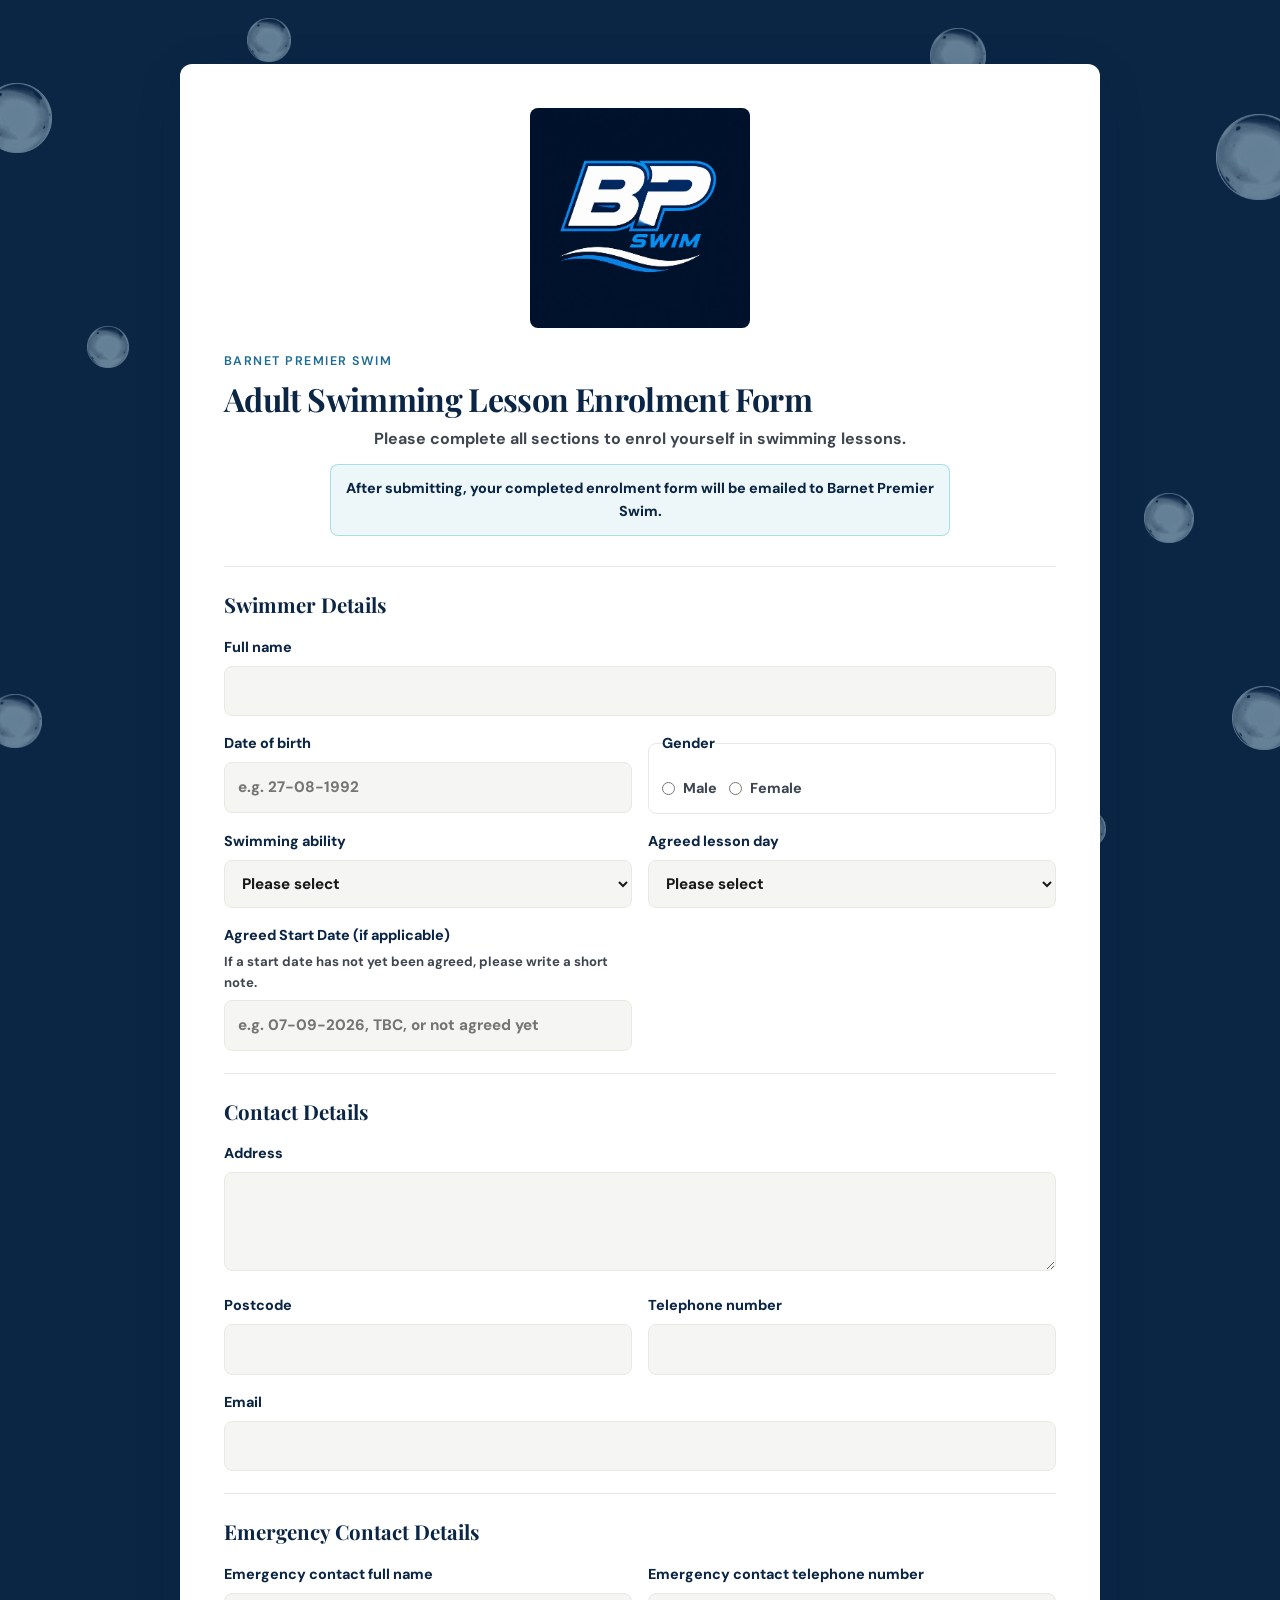
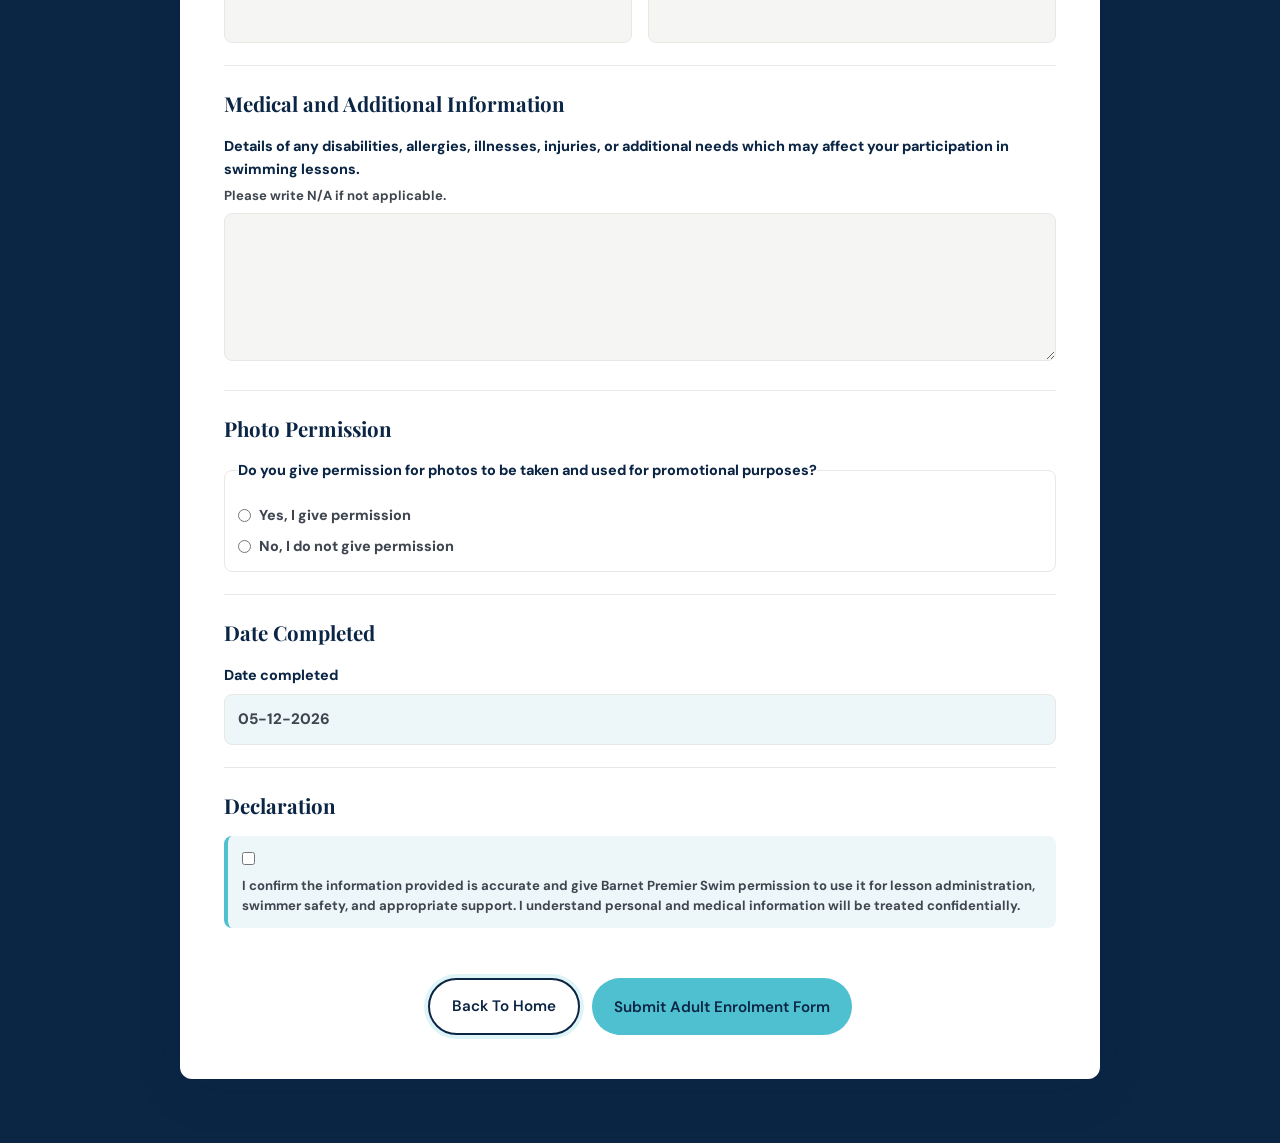
<file: adult-enrolment.html>
<!DOCTYPE html>
<html lang="en">
<head>
  <meta charset="UTF-8" />
  <meta name="viewport" content="width=device-width, initial-scale=1.0, viewport-fit=cover" />
  <title>Adult Enrolment Form</title>
  <meta name="description" content="Barnet Premier Swim adult swimming lesson enrolment form." />
  <meta name="robots" content="noindex, nofollow" />
  <link rel="icon" href="/favicon.png" type="image/png" sizes="64x64" />
  <link rel="apple-touch-icon" href="/images/apple-touch-icon.png" />
  <link rel="preconnect" href="https://fonts.googleapis.com" />
  <link rel="preconnect" href="https://fonts.gstatic.com" crossorigin />
  <link href="https://fonts.googleapis.com/css2?family=DM+Sans:ital,wght@0,400;0,500;0,600;0,700;1,400&family=Playfair+Display:wght@600;700&display=swap" rel="stylesheet" />
  <link rel="stylesheet" href="styles.css?v=20260827-1" />
</head>
<body class="terms-page enrolment-page">
  <main class="terms-shell enrolment-shell">
    <a href="index.html" class="terms-logo-link" aria-label="Barnet Premier Swim home">
      <img src="images/bp-swim-logo.png" alt="Barnet Premier Swim" class="thanks-logo" />
    </a>
    <p class="section-label">Barnet Premier Swim</p>
    <h1 class="section-title">Adult Swimming Lesson Enrolment Form</h1>
    <p class="enrolment-intro">Please complete all sections to enrol yourself in swimming lessons.</p>
    <p class="enrolment-print-note">After submitting, your completed enrolment form will be emailed to Barnet Premier Swim.</p>

    <form class="enrolment-form" id="enrolmentForm" action="https://api.web3forms.com/submit" method="POST">
      <input type="hidden" name="access_key" value="ceff502d-c307-4e7e-990c-89d2016f3cb2" />
      <input type="hidden" name="subject" value="Adult Enrolment Form" />
      <input type="hidden" name="from_name" value="Barnet Premier Swim Website" />
      <input type="hidden" name="Form type" value="Adult enrolment form" />
      <input type="hidden" name="redirect" value="https://www.bpswim.com/thanks.html" />
      <input type="checkbox" name="botcheck" class="hidden" style="display: none;" tabindex="-1" autocomplete="off" />

      <section class="enrolment-block">
        <h2>Swimmer Details</h2>
        <div class="enrolment-grid">
          <label class="enrolment-wide">
            Full name
            <input type="text" name="Full name" autocomplete="name" required />
          </label>
          <label>
            Date of birth
            <input type="text" name="Date of birth" placeholder="e.g. 27-08-1992" required />
          </label>
          <fieldset>
            <legend>Gender</legend>
            <div class="enrolment-options">
              <label><input type="radio" name="Gender" value="Male" required /> Male</label>
              <label><input type="radio" name="Gender" value="Female" /> Female</label>
            </div>
          </fieldset>
          <label>
            Swimming ability
            <select name="Swimming ability" required>
              <option value="">Please select</option>
              <option>Non swimmer</option>
              <option>5m</option>
              <option>10m</option>
              <option>15m</option>
              <option>20m</option>
              <option>25m</option>
              <option>More than 25m</option>
            </select>
          </label>
          <label>
            Agreed lesson day
            <select name="Agreed lesson day" required>
              <option value="">Please select</option>
              <option>Saturday (private lessons only)</option>
              <option>Monday</option>
              <option>Thursday</option>
            </select>
          </label>
          <label>
            Agreed Start Date (if applicable)
            <span>If a start date has not yet been agreed, please write a short note.</span>
            <input type="text" name="Agreed start date" placeholder="e.g. 07-09-2026, TBC, or not agreed yet" required />
          </label>
        </div>
      </section>

      <section class="enrolment-block">
        <h2>Contact Details</h2>
        <div class="enrolment-grid">
          <label class="enrolment-wide">
            Address
            <textarea name="Address" rows="3" required></textarea>
          </label>
          <label>
            Postcode
            <input type="text" name="Postcode" autocomplete="postal-code" required />
          </label>
          <label>
            Telephone number
            <input type="tel" name="Telephone number" autocomplete="tel" required />
          </label>
          <label class="enrolment-wide">
            Email
            <input type="email" name="email" autocomplete="email" required />
          </label>
        </div>
      </section>

      <section class="enrolment-block">
        <h2>Emergency Contact Details</h2>
        <div class="enrolment-grid">
          <label>
            Emergency contact full name
            <input type="text" name="Emergency contact full name" autocomplete="name" required />
          </label>
          <label>
            Emergency contact telephone number
            <input type="tel" name="Emergency contact telephone number" autocomplete="tel" required />
          </label>
        </div>
      </section>

      <section class="enrolment-block">
        <h2>Medical and Additional Information</h2>
        <label>
          Details of any disabilities, allergies, illnesses, injuries, or additional needs which may affect your participation in swimming lessons.
          <span>Please write N/A if not applicable.</span>
          <textarea name="Medical and additional information" rows="5" required></textarea>
        </label>
      </section>

      <section class="enrolment-block">
        <h2>Photo Permission</h2>
        <fieldset>
          <legend>Do you give permission for photos to be taken and used for promotional purposes?</legend>
          <div class="enrolment-options enrolment-options--stacked">
            <label><input type="radio" name="Photo permission" value="Yes, I give permission" required /> Yes, I give permission</label>
            <label><input type="radio" name="Photo permission" value="No, I do not give permission" /> No, I do not give permission</label>
          </div>
        </fieldset>
      </section>

      <section class="enrolment-block">
        <h2>Date Completed</h2>
        <label>
          Date completed
          <input type="text" name="Date completed" id="completedDate" readonly required />
        </label>
      </section>

      <section class="enrolment-block">
        <h2>Declaration</h2>
        <label class="enrolment-consent">
          <input type="checkbox" name="Consent confirmation" value="I confirm the information provided is accurate and give Barnet Premier Swim permission to use it for lesson administration, swimmer safety, and appropriate support. I understand personal and medical information will be treated confidentially." required />
          <span>I confirm the information provided is accurate and give Barnet Premier Swim permission to use it for lesson administration, swimmer safety, and appropriate support. I understand personal and medical information will be treated confidentially.</span>
        </label>
      </section>

      <div class="terms-actions enrolment-actions">
        <a href="index.html" class="btn btn-book btn-outline-ring">Back To Home</a>
        <button class="btn btn-primary" type="submit">Submit Adult Enrolment Form</button>
      </div>
    </form>
  </main>

  <script src="enrolment.js" defer></script>
</body>
</html>
</file>
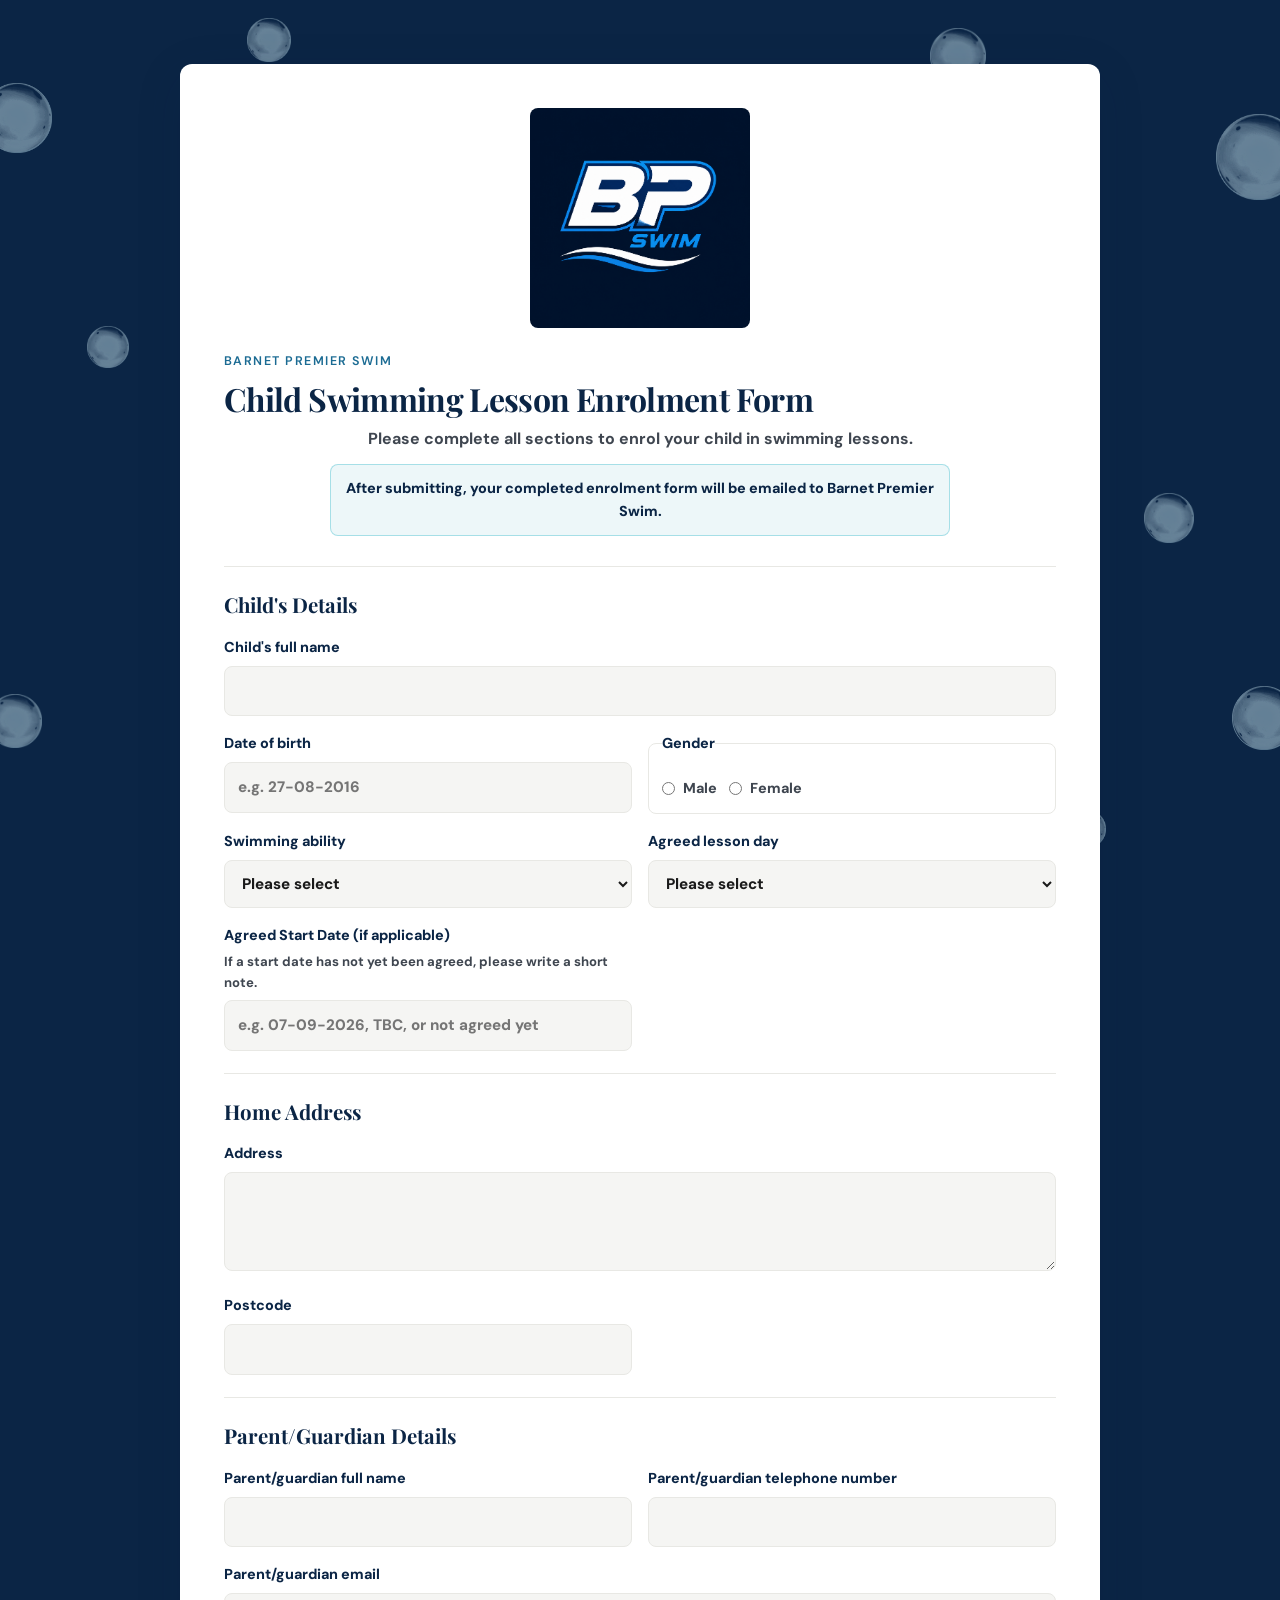
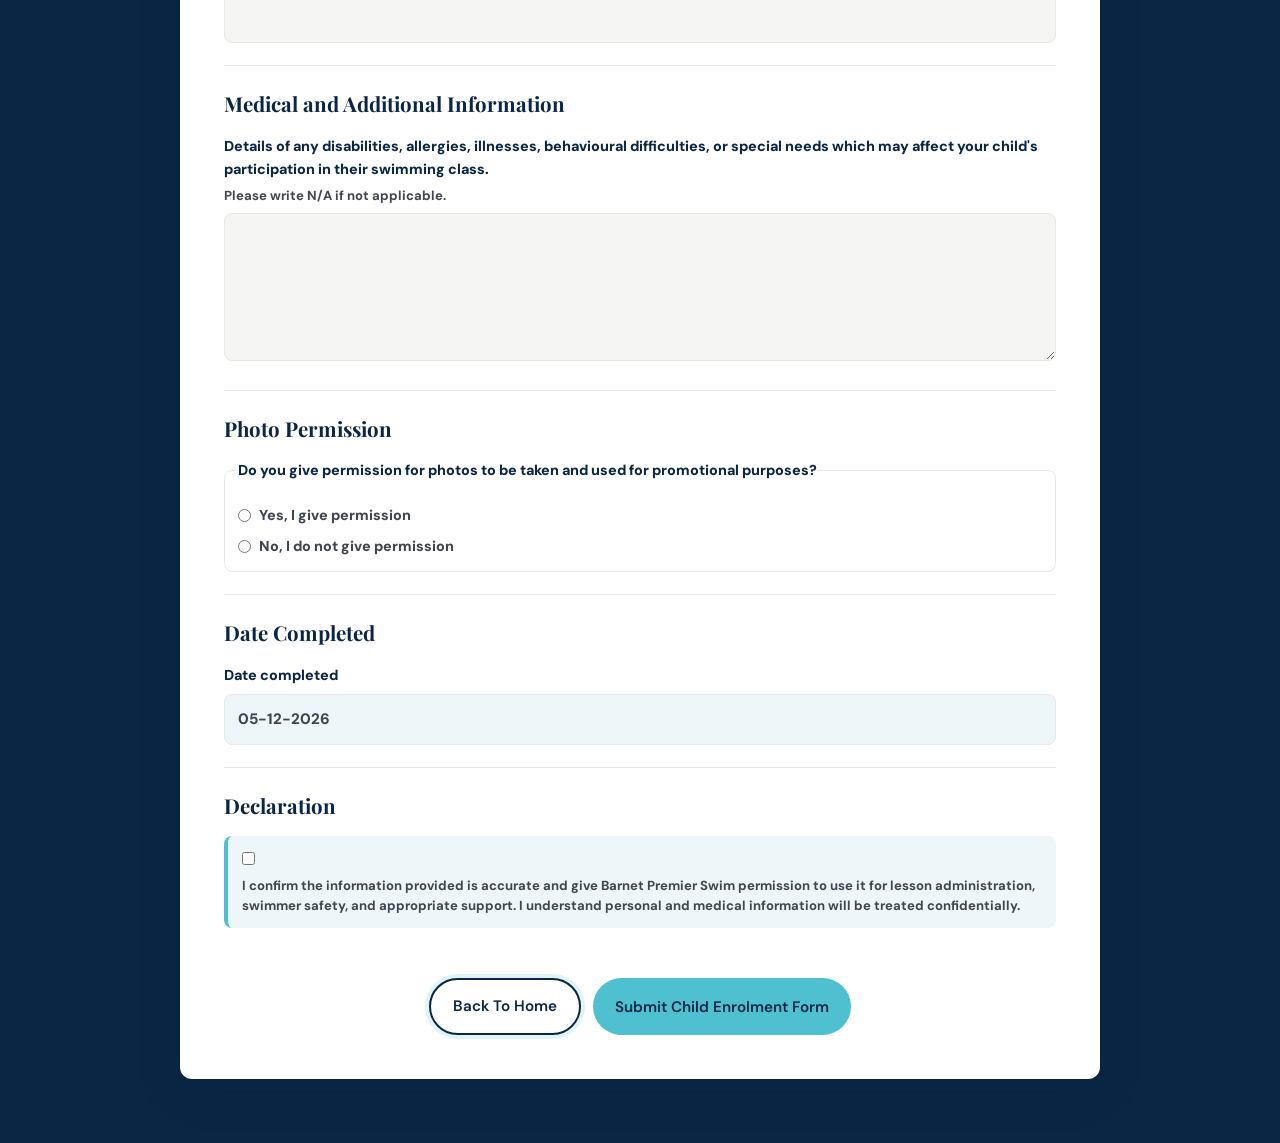
<file: enrolment.html>
<!DOCTYPE html>
<html lang="en">
<head>
  <meta charset="UTF-8" />
  <meta name="viewport" content="width=device-width, initial-scale=1.0, viewport-fit=cover" />
  <title>Child Enrolment Form</title>
  <meta name="description" content="Barnet Premier Swim child swimming lesson enrolment form for parents and guardians." />
  <meta name="robots" content="noindex, nofollow" />
  <link rel="icon" href="/favicon.png" type="image/png" sizes="64x64" />
  <link rel="apple-touch-icon" href="/images/apple-touch-icon.png" />
  <link rel="preconnect" href="https://fonts.googleapis.com" />
  <link rel="preconnect" href="https://fonts.gstatic.com" crossorigin />
  <link href="https://fonts.googleapis.com/css2?family=DM+Sans:ital,wght@0,400;0,500;0,600;0,700;1,400&family=Playfair+Display:wght@600;700&display=swap" rel="stylesheet" />
  <link rel="stylesheet" href="styles.css?v=20260827-1" />
</head>
<body class="terms-page enrolment-page">
  <main class="terms-shell enrolment-shell">
    <a href="index.html" class="terms-logo-link" aria-label="Barnet Premier Swim home">
      <img src="images/bp-swim-logo.png" alt="Barnet Premier Swim" class="thanks-logo" />
    </a>
    <p class="section-label">Barnet Premier Swim</p>
    <h1 class="section-title">Child Swimming Lesson Enrolment Form</h1>
    <p class="enrolment-intro">Please complete all sections to enrol your child in swimming lessons.</p>
    <p class="enrolment-print-note">After submitting, your completed enrolment form will be emailed to Barnet Premier Swim.</p>

    <form class="enrolment-form" id="enrolmentForm" action="https://api.web3forms.com/submit" method="POST">
      <input type="hidden" name="access_key" value="3be0fb54-7b1b-4ca8-9224-1ab9e037d73e" />
      <input type="hidden" name="subject" value="Child Enrolment Form" />
      <input type="hidden" name="from_name" value="Barnet Premier Swim Website" />
      <input type="hidden" name="Form type" value="Child enrolment form" />
      <input type="hidden" name="redirect" value="https://www.bpswim.com/thanks.html" />
      <input type="checkbox" name="botcheck" class="hidden" style="display: none;" tabindex="-1" autocomplete="off" />
      <section class="enrolment-block">
        <h2>Child's Details</h2>
        <div class="enrolment-grid">
          <label class="enrolment-wide">
            Child's full name
            <input type="text" name="Child's full name" autocomplete="name" required />
          </label>
          <label>
            Date of birth
            <input type="text" name="Date of birth" placeholder="e.g. 27-08-2016" required />
          </label>
          <fieldset>
            <legend>Gender</legend>
            <div class="enrolment-options">
              <label><input type="radio" name="Gender" value="Male" required /> Male</label>
              <label><input type="radio" name="Gender" value="Female" /> Female</label>
            </div>
          </fieldset>
          <label>
            Swimming ability
            <select name="Swimming ability" required>
              <option value="">Please select</option>
              <option>Non swimmer</option>
              <option>Stage 1</option>
              <option>Stage 2</option>
              <option>Stage 3</option>
              <option>Stage 4</option>
              <option>Stage 5</option>
              <option>Stage 6</option>
              <option>Stage 7</option>
              <option>Advanced swimmer</option>
            </select>
          </label>
          <label>
            Agreed lesson day
            <select name="Agreed lesson day" required>
              <option value="">Please select</option>
              <option>Saturday (private lessons only)</option>
              <option>Monday</option>
              <option>Thursday</option>
            </select>
          </label>
          <label>
            Agreed Start Date (if applicable)
            <span>If a start date has not yet been agreed, please write a short note.</span>
            <input type="text" name="Agreed start date" placeholder="e.g. 07-09-2026, TBC, or not agreed yet" required />
          </label>
        </div>
      </section>

      <section class="enrolment-block">
        <h2>Home Address</h2>
        <div class="enrolment-grid">
          <label class="enrolment-wide">
            Address
            <textarea name="Address" rows="3" required></textarea>
          </label>
          <label>
            Postcode
            <input type="text" name="Postcode" autocomplete="postal-code" required />
          </label>
        </div>
      </section>

      <section class="enrolment-block">
        <h2>Parent/Guardian Details</h2>
        <div class="enrolment-grid">
          <label>
            Parent/guardian full name
            <input type="text" name="Parent/guardian full name" autocomplete="name" required />
          </label>
          <label>
            Parent/guardian telephone number
            <input type="tel" name="Parent/guardian telephone number" autocomplete="tel" required />
          </label>
          <label class="enrolment-wide">
            Parent/guardian email
            <input type="email" name="email" autocomplete="email" required />
          </label>
        </div>
      </section>

      <section class="enrolment-block">
        <h2>Medical and Additional Information</h2>
        <label>
          Details of any disabilities, allergies, illnesses, behavioural difficulties, or special needs which may affect your child's participation in their swimming class.
          <span>Please write N/A if not applicable.</span>
          <textarea name="Medical and additional information" rows="5" required></textarea>
        </label>
      </section>

      <section class="enrolment-block">
        <h2>Photo Permission</h2>
        <fieldset>
          <legend>Do you give permission for photos to be taken and used for promotional purposes?</legend>
          <div class="enrolment-options enrolment-options--stacked">
            <label><input type="radio" name="Photo permission" value="Yes, I give permission" required /> Yes, I give permission</label>
            <label><input type="radio" name="Photo permission" value="No, I do not give permission" /> No, I do not give permission</label>
          </div>
        </fieldset>
      </section>

      <section class="enrolment-block">
        <h2>Date Completed</h2>
        <label>
          Date completed
          <input type="text" name="Date completed" id="completedDate" readonly required />
        </label>
      </section>

      <section class="enrolment-block">
        <h2>Declaration</h2>
        <label class="enrolment-consent">
          <input type="checkbox" name="Consent confirmation" value="I confirm the information provided is accurate and give Barnet Premier Swim permission to use it for lesson administration, swimmer safety, and appropriate support. I understand personal and medical information will be treated confidentially." required />
          <span>I confirm the information provided is accurate and give Barnet Premier Swim permission to use it for lesson administration, swimmer safety, and appropriate support. I understand personal and medical information will be treated confidentially.</span>
        </label>
      </section>

      <div class="terms-actions enrolment-actions">
        <a href="index.html" class="btn btn-book btn-outline-ring">Back To Home</a>
        <button class="btn btn-primary" type="submit">Submit Child Enrolment Form</button>
      </div>
    </form>
  </main>

  <script src="enrolment.js" defer></script>
</body>
</html>
</file>
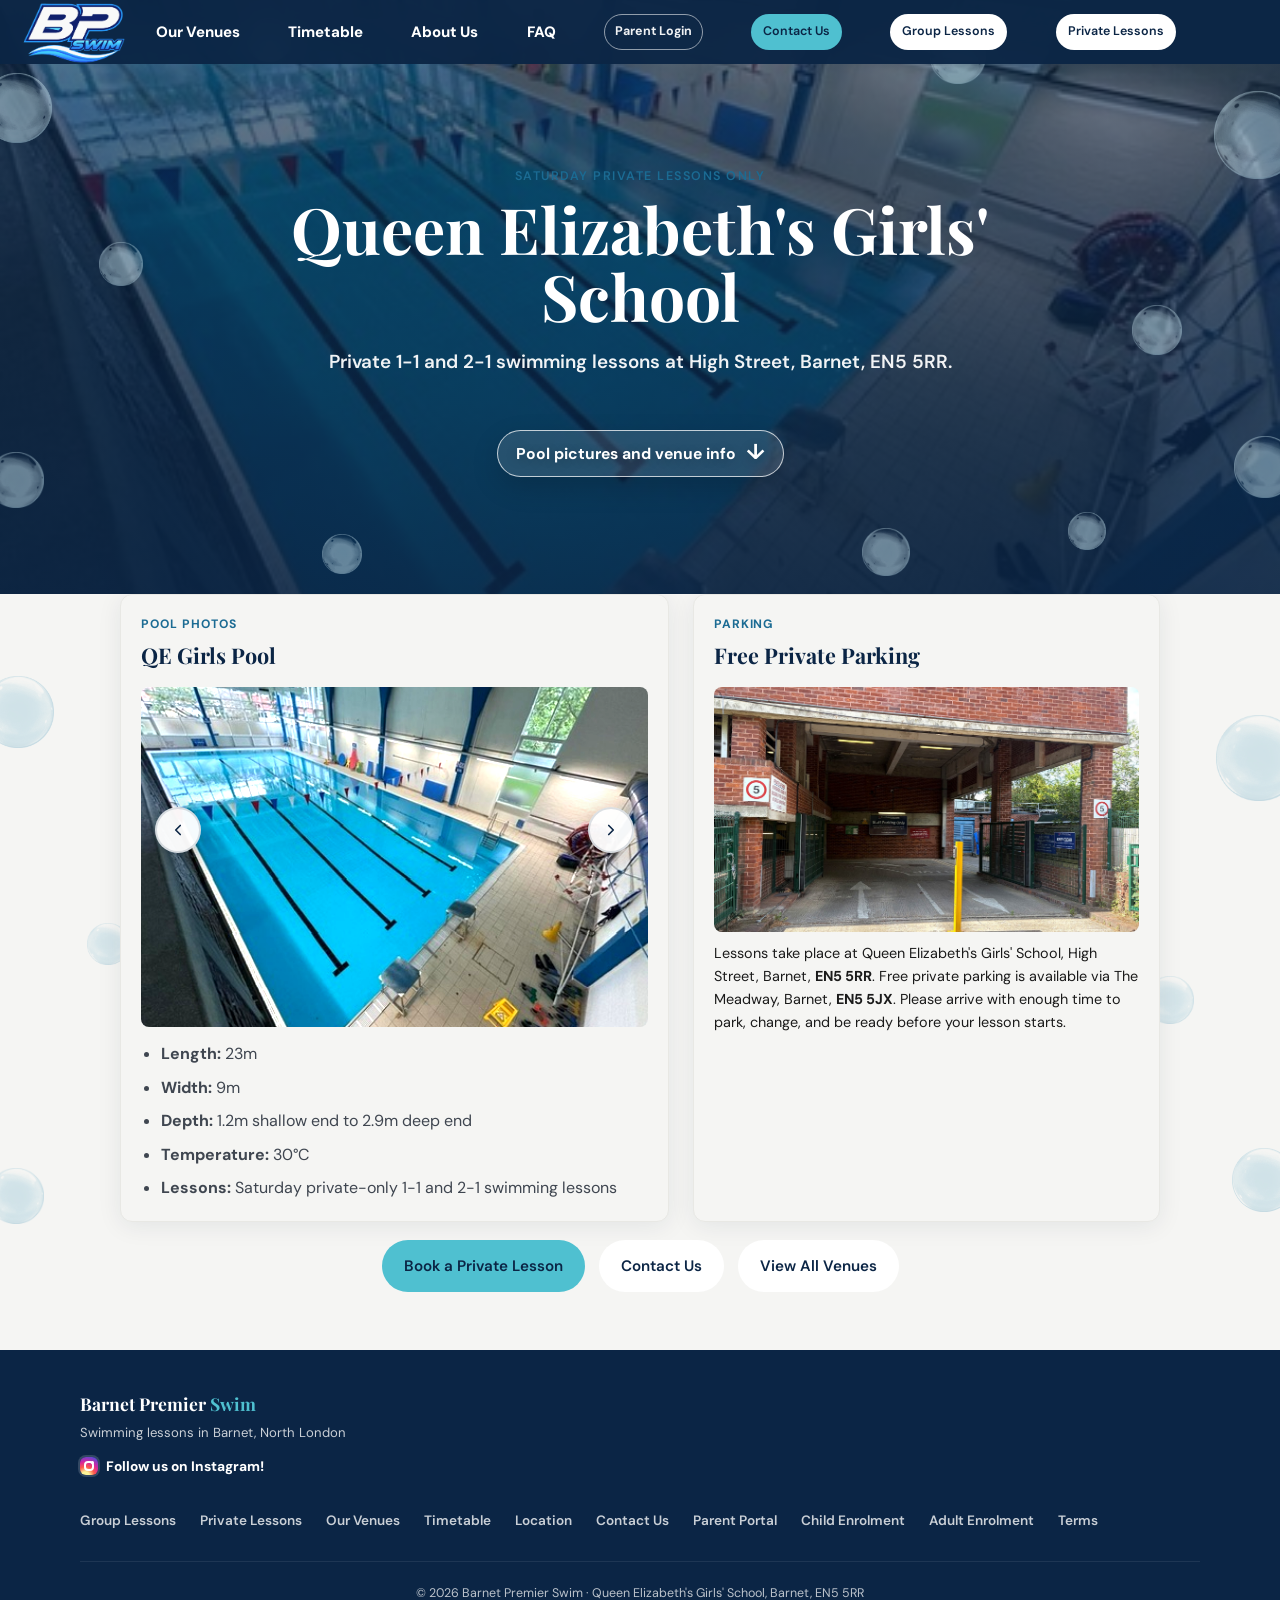
<file: qe-girls-venue.html>
<!DOCTYPE html>
<html lang="en">
<head>
  <meta charset="UTF-8" />
  <meta name="viewport" content="width=device-width, initial-scale=1.0, viewport-fit=cover" />
  <title>QE Girls Swimming Lessons Barnet | Barnet Premier Swim BPSwim</title>
  <meta name="description" content="Barnet Premier Swim, also known as BPSwim, offers Saturday private-only 1-1 and 2-1 swimming lessons at Queen Elizabeth's Girls' School in Barnet." />
  <meta name="robots" content="index, follow, max-image-preview:large" />
  <meta name="theme-color" content="#0B2545" />
  <link rel="canonical" href="https://www.bpswim.com/qe-girls-venue.html" />
  <meta property="og:type" content="website" />
  <meta property="og:title" content="QE Girls Swimming Lessons | Barnet Premier Swim BPSwim" />
  <meta property="og:description" content="Saturday private-only swimming lessons with Barnet Premier Swim, also known as BPSwim, at Queen Elizabeth's Girls' School, Barnet, EN5 5RR." />
  <meta property="og:url" content="https://www.bpswim.com/qe-girls-venue.html" />
  <meta property="og:image" content="https://www.bpswim.com/images/venue4.jpeg" />
  <link rel="icon" href="/favicon.png" type="image/png" sizes="64x64" />
  <link rel="apple-touch-icon" href="/images/apple-touch-icon.png" />
  <link rel="preconnect" href="https://fonts.googleapis.com" />
  <link rel="preconnect" href="https://fonts.gstatic.com" crossorigin />
  <link href="https://fonts.googleapis.com/css2?family=DM+Sans:ital,wght@0,400;0,500;0,600;0,700;1,400&family=Playfair+Display:wght@600;700&display=swap" rel="stylesheet" />
  <link rel="stylesheet" href="styles.css?v=20261024-9" />
</head>
<body class="service-page venue-detail-page">
  <nav role="navigation" aria-label="Main navigation">
    <div class="nav-inner">
      <a href="index.html#home" class="nav-brand" aria-label="Barnet Premier Swim home">
        <img src="images/bp-swim-nav-logo.png" alt="Barnet Premier Swim" class="nav-logo" />
      </a>
      <ul class="nav-links">
        <li><a href="index.html#venue">Our Venues</a></li>
        <li><a href="index.html#timetable">Timetable</a></li>
        <li><a href="index.html#about">About Us</a></li>
        <li><a href="index.html#faq">FAQ</a></li>
        <li><a href="portal.html" class="nav-parent-login">Parent Login</a></li>
        <li><a href="index.html#register" class="nav-cta">Contact Us</a></li>
        <li><a href="index.html#group-lessons" class="nav-cta nav-cta-secondary">Group Lessons</a></li>
        <li><a href="index.html#pricing" class="nav-cta nav-cta-secondary">Private Lessons</a></li>
      </ul>
      <button class="hamburger" id="hamburger" aria-label="Toggle menu" aria-expanded="false">
        <span></span><span></span><span></span>
      </button>
    </div>
  </nav>

  <div class="mobile-menu" id="mobileMenu" aria-hidden="true">
    <a href="index.html#venue">Our Venues</a>
    <a href="index.html#timetable">Timetable</a>
    <a href="index.html#about">About Us</a>
    <a href="index.html#faq">FAQ</a>
    <a href="portal.html">Parent Login</a>
    <a href="index.html#register">Contact Us</a>
    <a href="index.html#group-lessons">Group Lessons</a>
    <a href="index.html#pricing">Private Lessons</a>
  </div>

  <main>
    <section class="service-hero venue-detail-hero">
      <div class="service-hero-bg">
        <img src="images/venue4.jpeg" alt="Queen Elizabeth's Girls' School swimming pool from above" />
      </div>
      <div class="service-hero-inner">
        <p class="section-label">Saturday Private Lessons Only</p>
        <h1>Queen Elizabeth's Girls' School</h1>
        <p>Private 1-1 and 2-1 swimming lessons at High Street, Barnet, EN5 5RR.</p>
        <a href="#venue-details" class="service-scroll-cue">Pool pictures and venue info <span aria-hidden="true">&darr;</span></a>
      </div>
    </section>

    <section class="service-section venue-detail-section" id="venue-details">
      <div class="section-inner">
        <div class="venue-media-layout rv">
          <article class="venue-panel">
            <div class="venue-panel-head">
              <span>Pool Photos</span>
              <h2>QE Girls Pool</h2>
            </div>
            <div class="venue-carousel" data-carousel aria-label="Queen Elizabeth's Girls' School pool photos">
              <div class="venue-track">
                <figure class="venue-slide is-active">
                  <img src="images/venue4.jpeg" alt="Queen Elizabeth's Girls' School pool from above" width="480" height="360" fetchpriority="high" />
                </figure>
                <figure class="venue-slide">
                  <img src="images/venue1.jpeg" alt="Queen Elizabeth's Girls' School swimming pool lanes" width="480" height="360" loading="lazy" />
                </figure>
                <figure class="venue-slide">
                  <img src="images/venue2.jpeg" alt="Queen Elizabeth's Girls' School poolside view" width="480" height="360" loading="lazy" />
                </figure>
                <figure class="venue-slide">
                  <img src="images/venue3.jpeg" alt="Queen Elizabeth's Girls' School indoor swimming pool" width="480" height="360" loading="lazy" />
                </figure>
              </div>
              <button class="venue-arrow venue-arrow-prev" type="button" data-carousel-prev aria-label="Previous pool photo">
                <svg width="18" height="18" viewBox="0 0 24 24" fill="none" stroke="currentColor" stroke-width="2.2" stroke-linecap="round" stroke-linejoin="round"><path d="M15 18l-6-6 6-6"/></svg>
              </button>
              <button class="venue-arrow venue-arrow-next" type="button" data-carousel-next aria-label="Next pool photo">
                <svg width="18" height="18" viewBox="0 0 24 24" fill="none" stroke="currentColor" stroke-width="2.2" stroke-linecap="round" stroke-linejoin="round"><path d="M9 18l6-6-6-6"/></svg>
              </button>
            </div>
            <ul class="venue-spec-list venue-panel-specs">
              <li><strong>Length:</strong> 23m</li>
              <li><strong>Width:</strong> 9m</li>
              <li><strong>Depth:</strong> 1.2m shallow end to 2.9m deep end</li>
              <li><strong>Temperature:</strong> 30&deg;C</li>
              <li><strong>Lessons:</strong> Saturday private-only 1-1 and 2-1 swimming lessons</li>
            </ul>
          </article>

          <article class="venue-panel">
            <div class="venue-panel-head">
              <span>Parking</span>
              <h2>Free Private Parking</h2>
            </div>
            <figure class="parking-photo-card">
              <img src="images/carpark-entrance.jpeg" alt="Entrance to the private multi-storey car park" width="1800" height="1350" loading="lazy" />
              <figcaption>Lessons take place at Queen Elizabeth's Girls' School, High Street, Barnet, <strong>EN5 5RR</strong>. Free private parking is available via The Meadway, Barnet, <strong>EN5 5JX</strong>. Please arrive with enough time to park, change, and be ready before your lesson starts.</figcaption>
            </figure>
          </article>
        </div>

        <div class="venue-bottom-actions rv">
          <a href="index.html#pricing" class="btn btn-primary">Book a Private Lesson</a>
          <a href="index.html#register" class="btn btn-book">Contact Us</a>
          <a href="index.html#venue" class="btn btn-book">View All Venues</a>
        </div>

      </div>
    </section>
  </main>

  <footer>
    <div class="footer-inner">
      <div>
        <div class="footer-brand">Barnet Premier <span>Swim</span></div>
        <div class="footer-tagline">Swimming lessons in Barnet, North London</div>
        <a class="footer-social" href="https://www.instagram.com/bp_swim/" target="_blank" rel="noopener noreferrer" aria-label="Follow Barnet Premier Swim on Instagram">
          <span class="instagram-mark" aria-hidden="true"></span>
          Follow us on Instagram!
        </a>
      </div>
      <ul class="footer-links">
        <li><a href="index.html#group-lessons">Group Lessons</a></li>
        <li><a href="index.html#pricing">Private Lessons</a></li>
        <li><a href="index.html#venue">Our Venues</a></li>
        <li><a href="index.html#timetable">Timetable</a></li>
        <li><a href="index.html#location">Location</a></li>
        <li><a href="index.html#register">Contact Us</a></li>
        <li><a href="portal.html">Parent Portal</a></li>
        <li><a href="enrolment.html">Child Enrolment</a></li>
        <li><a href="adult-enrolment.html">Adult Enrolment</a></li>
        <li><a href="terms.html">Terms</a></li>
      </ul>
    </div>
    <div class="footer-bottom">
      <p>&copy; 2026 Barnet Premier Swim &middot; Queen Elizabeth's Girls' School, Barnet, EN5 5RR</p>
    </div>
  </footer>

  <script src="script.js" defer></script>
</body>
</html>
</file>
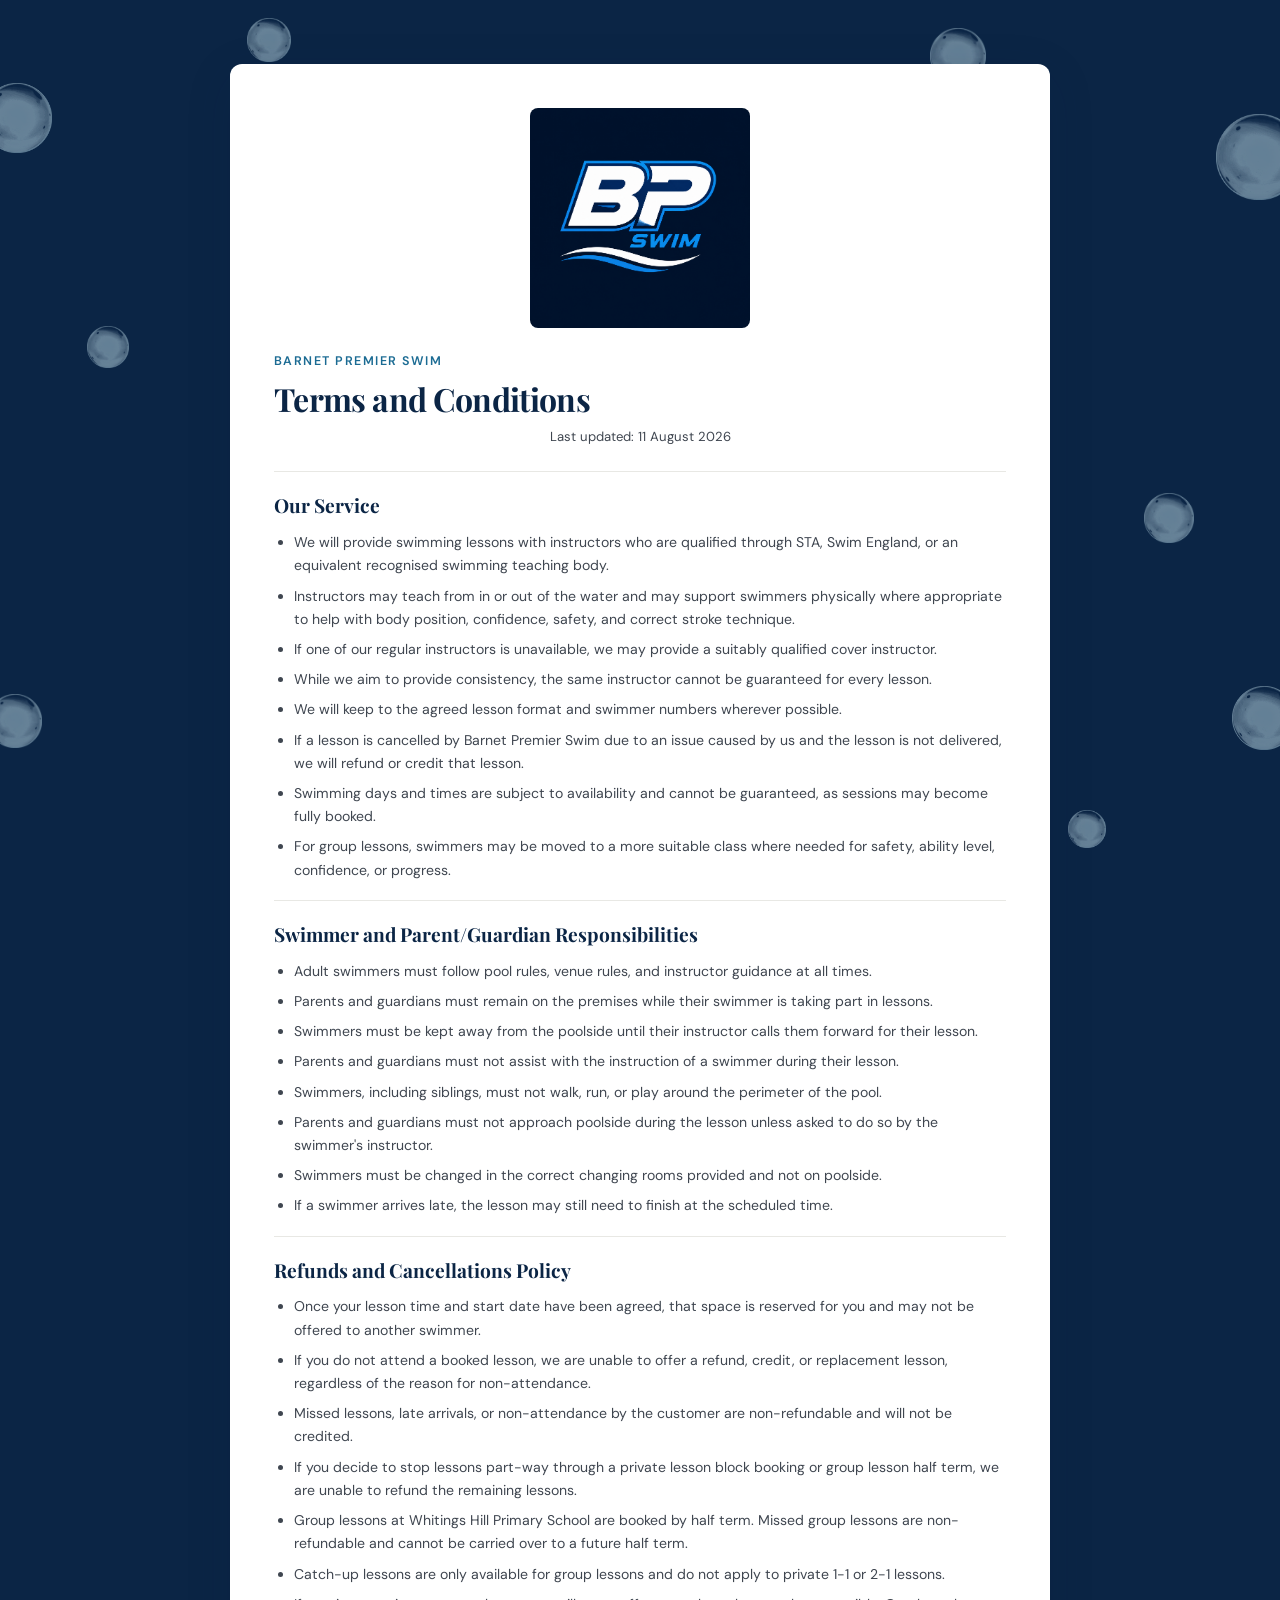
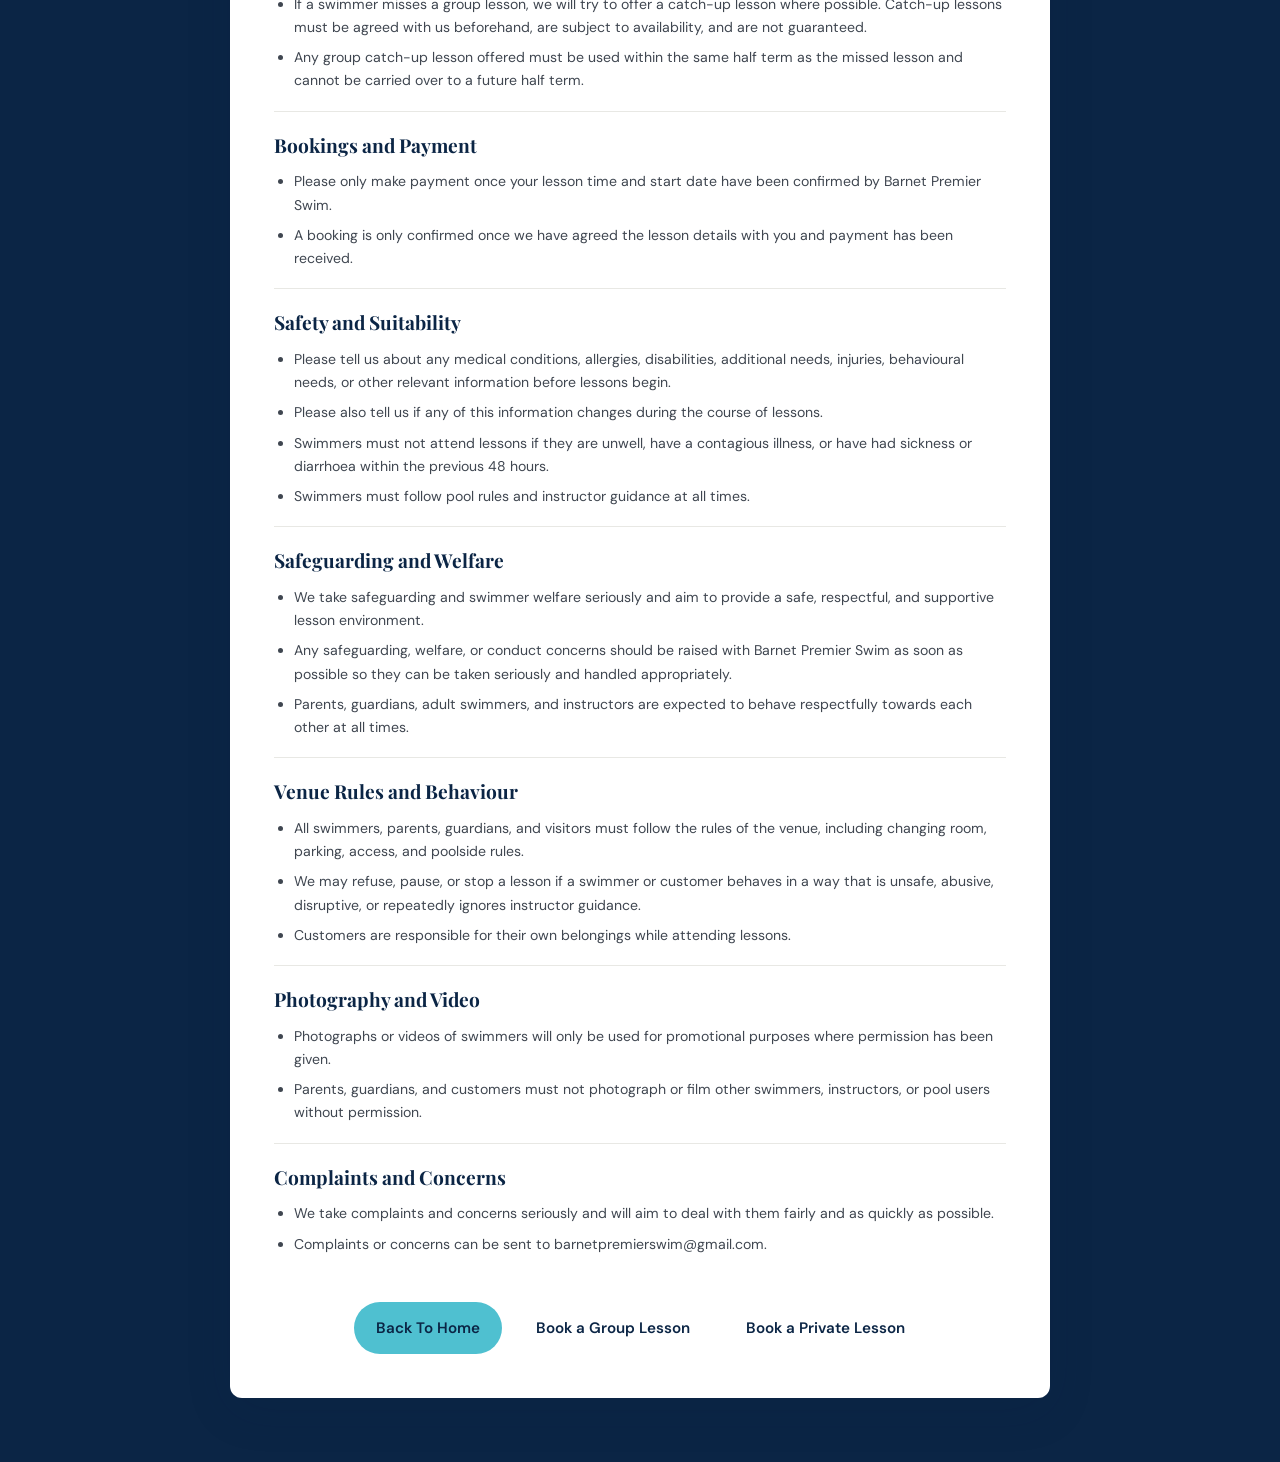
<file: terms.html>
<!DOCTYPE html>
<html lang="en">
<head>
  <meta charset="UTF-8" />
  <meta name="viewport" content="width=device-width, initial-scale=1.0, viewport-fit=cover" />
  <title>Terms and Conditions | Barnet Premier Swim</title>
  <meta name="description" content="Terms and conditions for Barnet Premier Swim lessons, including booking, payment, cancellations, and attendance." />
  <link rel="canonical" href="https://www.bpswim.com/terms.html" />
  <link rel="icon" href="/favicon.png" type="image/png" sizes="64x64" />
  <link rel="apple-touch-icon" href="/images/apple-touch-icon.png" />
  <link rel="preconnect" href="https://fonts.googleapis.com" />
  <link rel="preconnect" href="https://fonts.gstatic.com" crossorigin />
  <link href="https://fonts.googleapis.com/css2?family=DM+Sans:ital,wght@0,400;0,500;0,600;0,700;1,400&family=Playfair+Display:wght@600;700&display=swap" rel="stylesheet" />
  <link rel="stylesheet" href="styles.css?v=20260827-1" />
</head>
<body class="terms-page">
  <main class="terms-shell">
    <a href="/" class="terms-logo-link" aria-label="Barnet Premier Swim home">
      <img src="images/bp-swim-logo.png" alt="Barnet Premier Swim" class="thanks-logo" />
    </a>
    <p class="section-label">Barnet Premier Swim</p>
    <h1 class="section-title">Terms and Conditions</h1>
    <p class="terms-updated">Last updated: 11 August 2026</p>

    <section class="terms-block">
      <h2>Our Service</h2>
      <ul>
        <li>We will provide swimming lessons with instructors who are qualified through STA, Swim England, or an equivalent recognised swimming teaching body.</li>
        <li>Instructors may teach from in or out of the water and may support swimmers physically where appropriate to help with body position, confidence, safety, and correct stroke technique.</li>
        <li>If one of our regular instructors is unavailable, we may provide a suitably qualified cover instructor.</li>
        <li>While we aim to provide consistency, the same instructor cannot be guaranteed for every lesson.</li>
        <li>We will keep to the agreed lesson format and swimmer numbers wherever possible.</li>
        <li>If a lesson is cancelled by Barnet Premier Swim due to an issue caused by us and the lesson is not delivered, we will refund or credit that lesson.</li>
        <li>Swimming days and times are subject to availability and cannot be guaranteed, as sessions may become fully booked.</li>
        <li>For group lessons, swimmers may be moved to a more suitable class where needed for safety, ability level, confidence, or progress.</li>
      </ul>
    </section>

    <section class="terms-block">
      <h2>Swimmer and Parent/Guardian Responsibilities</h2>
      <ul>
        <li>Adult swimmers must follow pool rules, venue rules, and instructor guidance at all times.</li>
        <li>Parents and guardians must remain on the premises while their swimmer is taking part in lessons.</li>
        <li>Swimmers must be kept away from the poolside until their instructor calls them forward for their lesson.</li>
        <li>Parents and guardians must not assist with the instruction of a swimmer during their lesson.</li>
        <li>Swimmers, including siblings, must not walk, run, or play around the perimeter of the pool.</li>
        <li>Parents and guardians must not approach poolside during the lesson unless asked to do so by the swimmer's instructor.</li>
        <li>Swimmers must be changed in the correct changing rooms provided and not on poolside.</li>
        <li>If a swimmer arrives late, the lesson may still need to finish at the scheduled time.</li>
      </ul>
    </section>

    <section class="terms-block">
      <h2>Refunds and Cancellations Policy</h2>
      <ul>
        <li>Once your lesson time and start date have been agreed, that space is reserved for you and may not be offered to another swimmer.</li>
        <li>If you do not attend a booked lesson, we are unable to offer a refund, credit, or replacement lesson, regardless of the reason for non-attendance.</li>
        <li>Missed lessons, late arrivals, or non-attendance by the customer are non-refundable and will not be credited.</li>
        <li>If you decide to stop lessons part-way through a private lesson block booking or group lesson half term, we are unable to refund the remaining lessons.</li>
        <li>Group lessons at Whitings Hill Primary School are booked by half term. Missed group lessons are non-refundable and cannot be carried over to a future half term.</li>
        <li>Catch-up lessons are only available for group lessons and do not apply to private 1-1 or 2-1 lessons.</li>
        <li>If a swimmer misses a group lesson, we will try to offer a catch-up lesson where possible. Catch-up lessons must be agreed with us beforehand, are subject to availability, and are not guaranteed.</li>
        <li>Any group catch-up lesson offered must be used within the same half term as the missed lesson and cannot be carried over to a future half term.</li>
      </ul>
    </section>

    <section class="terms-block">
      <h2>Bookings and Payment</h2>
      <ul>
        <li>Please only make payment once your lesson time and start date have been confirmed by Barnet Premier Swim.</li>
        <li>A booking is only confirmed once we have agreed the lesson details with you and payment has been received.</li>
      </ul>
    </section>

    <section class="terms-block">
      <h2>Safety and Suitability</h2>
      <ul>
        <li>Please tell us about any medical conditions, allergies, disabilities, additional needs, injuries, behavioural needs, or other relevant information before lessons begin.</li>
        <li>Please also tell us if any of this information changes during the course of lessons.</li>
        <li>Swimmers must not attend lessons if they are unwell, have a contagious illness, or have had sickness or diarrhoea within the previous 48 hours.</li>
        <li>Swimmers must follow pool rules and instructor guidance at all times.</li>
      </ul>
    </section>

    <section class="terms-block">
      <h2>Safeguarding and Welfare</h2>
      <ul>
        <li>We take safeguarding and swimmer welfare seriously and aim to provide a safe, respectful, and supportive lesson environment.</li>
        <li>Any safeguarding, welfare, or conduct concerns should be raised with Barnet Premier Swim as soon as possible so they can be taken seriously and handled appropriately.</li>
        <li>Parents, guardians, adult swimmers, and instructors are expected to behave respectfully towards each other at all times.</li>
      </ul>
    </section>

    <section class="terms-block">
      <h2>Venue Rules and Behaviour</h2>
      <ul>
        <li>All swimmers, parents, guardians, and visitors must follow the rules of the venue, including changing room, parking, access, and poolside rules.</li>
        <li>We may refuse, pause, or stop a lesson if a swimmer or customer behaves in a way that is unsafe, abusive, disruptive, or repeatedly ignores instructor guidance.</li>
        <li>Customers are responsible for their own belongings while attending lessons.</li>
      </ul>
    </section>

    <section class="terms-block">
      <h2>Photography and Video</h2>
      <ul>
        <li>Photographs or videos of swimmers will only be used for promotional purposes where permission has been given.</li>
        <li>Parents, guardians, and customers must not photograph or film other swimmers, instructors, or pool users without permission.</li>
      </ul>
    </section>

    <section class="terms-block">
      <h2>Complaints and Concerns</h2>
      <ul>
        <li>We take complaints and concerns seriously and will aim to deal with them fairly and as quickly as possible.</li>
        <li>Complaints or concerns can be sent to <a href="mailto:barnetpremierswim@gmail.com">barnetpremierswim@gmail.com</a>.</li>
      </ul>
    </section>

    <div class="terms-actions">
      <a href="/" class="btn btn-primary">Back To Home</a>
      <a href="/#group-lessons" class="btn btn-book">Book a Group Lesson</a>
      <a href="/#pricing" class="btn btn-book">Book a Private Lesson</a>
    </div>
  </main>
</body>
</html>
</file>
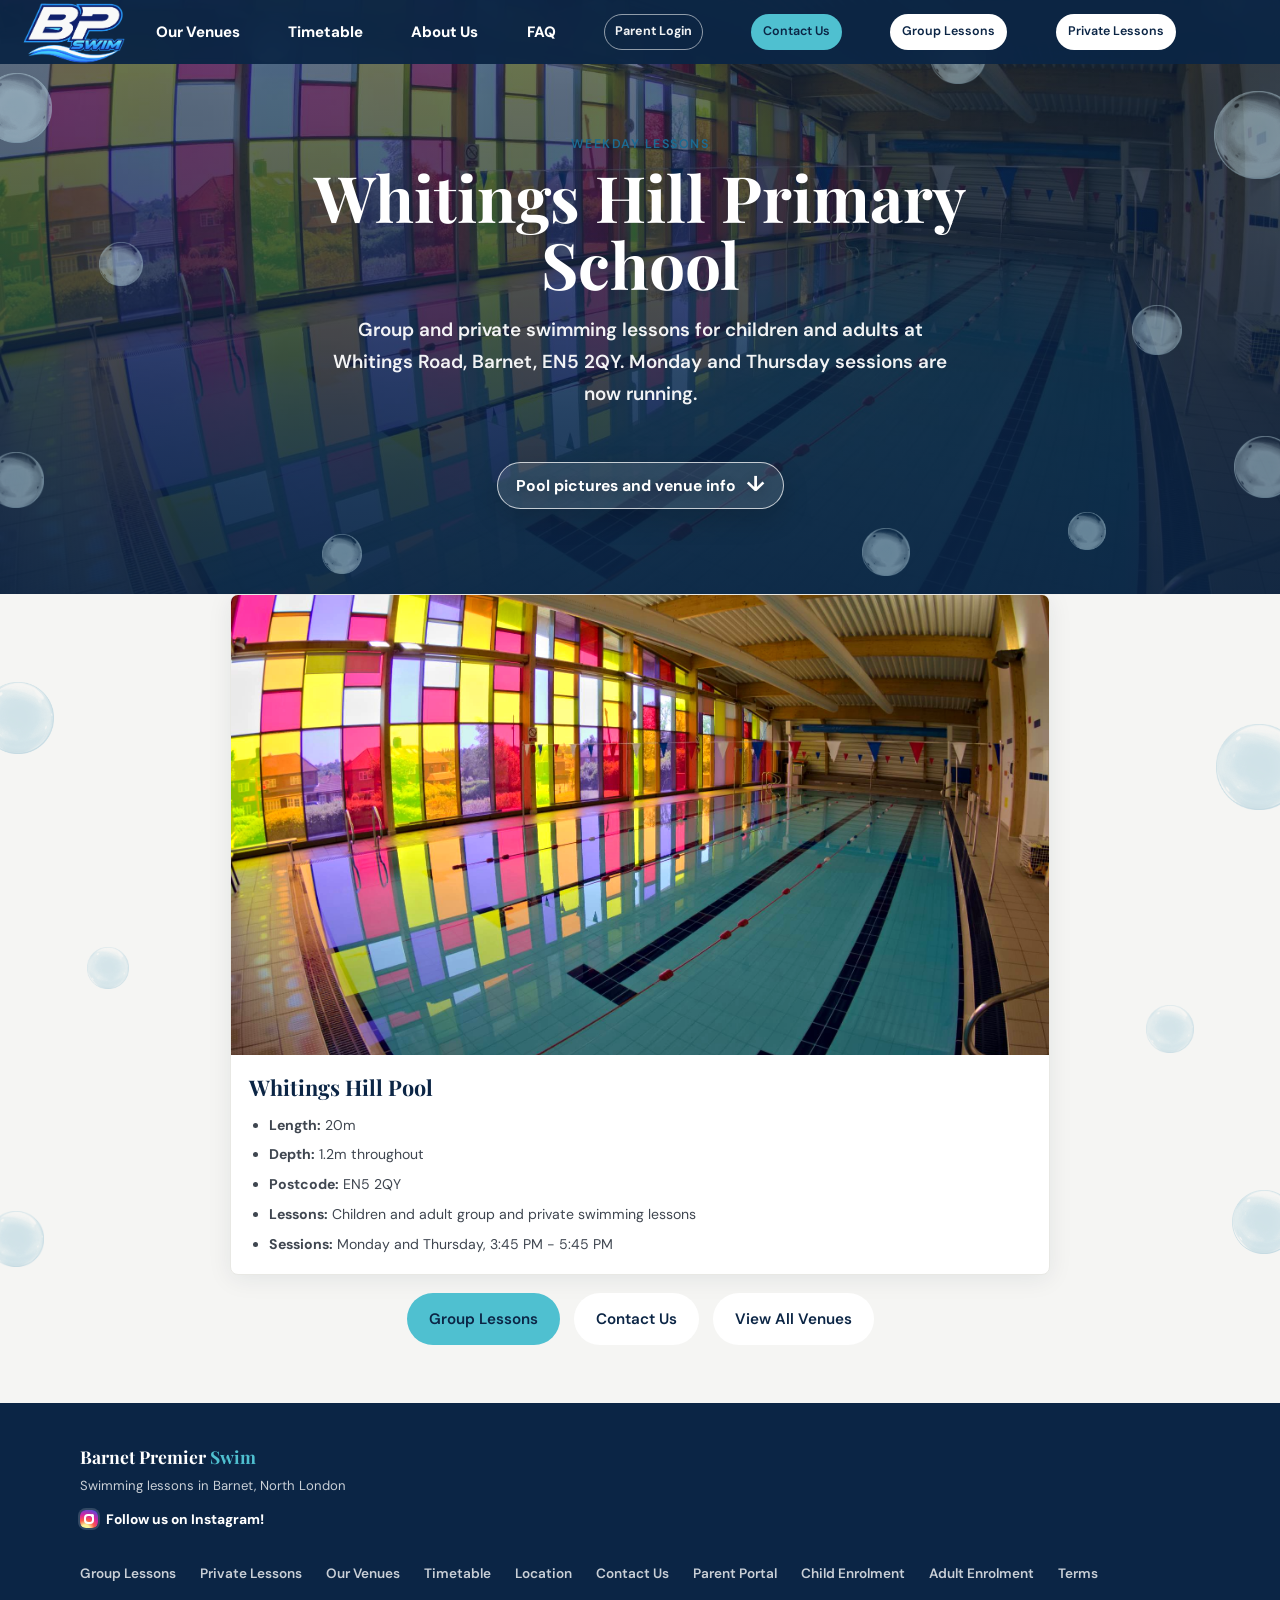
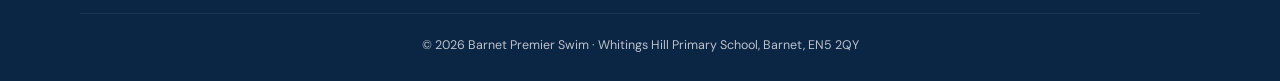
<file: whitings-hill-venue.html>
<!DOCTYPE html>
<html lang="en">
<head>
  <meta charset="UTF-8" />
  <meta name="viewport" content="width=device-width, initial-scale=1.0, viewport-fit=cover" />
  <title>Whitings Hill Swimming Lessons Barnet | Barnet Premier Swim BPSwim</title>
  <meta name="description" content="Barnet Premier Swim, also known as BPSwim, offers group and private swimming lessons for children and adults at Whitings Hill Primary School in Barnet." />
  <meta name="robots" content="index, follow, max-image-preview:large" />
  <meta name="theme-color" content="#0B2545" />
  <link rel="canonical" href="https://www.bpswim.com/whitings-hill-venue.html" />
  <meta property="og:type" content="website" />
  <meta property="og:title" content="Whitings Hill Swimming Lessons | Barnet Premier Swim BPSwim" />
  <meta property="og:description" content="Group and private swimming lessons with Barnet Premier Swim, also known as BPSwim, at Whitings Hill Primary School, Barnet, EN5 2QY." />
  <meta property="og:url" content="https://www.bpswim.com/whitings-hill-venue.html" />
  <meta property="og:image" content="https://www.bpswim.com/images/whitings-hill-pool.jpeg" />
  <link rel="icon" href="/favicon.png" type="image/png" sizes="64x64" />
  <link rel="apple-touch-icon" href="/images/apple-touch-icon.png" />
  <link rel="preconnect" href="https://fonts.googleapis.com" />
  <link rel="preconnect" href="https://fonts.gstatic.com" crossorigin />
  <link href="https://fonts.googleapis.com/css2?family=DM+Sans:ital,wght@0,400;0,500;0,600;0,700;1,400&family=Playfair+Display:wght@600;700&display=swap" rel="stylesheet" />
  <link rel="stylesheet" href="styles.css?v=20261024-9" />
</head>
<body class="service-page venue-detail-page">
  <nav role="navigation" aria-label="Main navigation">
    <div class="nav-inner">
      <a href="index.html#home" class="nav-brand" aria-label="Barnet Premier Swim home">
        <img src="images/bp-swim-nav-logo.png" alt="Barnet Premier Swim" class="nav-logo" />
      </a>
      <ul class="nav-links">
        <li><a href="index.html#venue">Our Venues</a></li>
        <li><a href="index.html#timetable">Timetable</a></li>
        <li><a href="index.html#about">About Us</a></li>
        <li><a href="index.html#faq">FAQ</a></li>
        <li><a href="portal.html" class="nav-parent-login">Parent Login</a></li>
        <li><a href="index.html#register" class="nav-cta">Contact Us</a></li>
        <li><a href="index.html#group-lessons" class="nav-cta nav-cta-secondary">Group Lessons</a></li>
        <li><a href="index.html#pricing" class="nav-cta nav-cta-secondary">Private Lessons</a></li>
      </ul>
      <button class="hamburger" id="hamburger" aria-label="Toggle menu" aria-expanded="false">
        <span></span><span></span><span></span>
      </button>
    </div>
  </nav>

  <div class="mobile-menu" id="mobileMenu" aria-hidden="true">
    <a href="index.html#venue">Our Venues</a>
    <a href="index.html#timetable">Timetable</a>
    <a href="index.html#about">About Us</a>
    <a href="index.html#faq">FAQ</a>
    <a href="portal.html">Parent Login</a>
    <a href="index.html#register">Contact Us</a>
    <a href="index.html#group-lessons">Group Lessons</a>
    <a href="index.html#pricing">Private Lessons</a>
  </div>

  <main>
    <section class="service-hero venue-detail-hero">
      <div class="service-hero-bg">
        <img src="images/whitings-hill-pool.jpeg" alt="Whitings Hill Primary School swimming pool" />
      </div>
      <div class="service-hero-inner">
        <p class="section-label">Weekday Lessons</p>
        <h1>Whitings Hill Primary School</h1>
        <p>Group and private swimming lessons for children and adults at Whitings Road, Barnet, EN5 2QY. Monday and Thursday sessions are now running.</p>
        <a href="#venue-details" class="service-scroll-cue">Pool pictures and venue info <span aria-hidden="true">&darr;</span></a>
      </div>
    </section>

    <section class="service-section venue-detail-section" id="venue-details">
      <div class="section-inner">
        <div class="venue-detail-gallery single-photo rv">
          <figure>
            <img src="images/whitings-hill-pool.jpeg" alt="Colourful indoor swimming pool at Whitings Hill Primary School" width="1919" height="1280" fetchpriority="high" />
            <figcaption>
              <h2>Whitings Hill Pool</h2>
              <ul class="venue-spec-list venue-photo-specs">
                <li><strong>Length:</strong> 20m</li>
                <li><strong>Depth:</strong> 1.2m throughout</li>
                <li><strong>Postcode:</strong> EN5 2QY</li>
                <li><strong>Lessons:</strong> Children and adult group and private swimming lessons</li>
                <li><strong>Sessions:</strong> Monday and Thursday, 3:45 PM - 5:45 PM</li>
              </ul>
            </figcaption>
          </figure>
        </div>

        <div class="venue-bottom-actions rv">
          <a href="index.html#group-lessons" class="btn btn-primary">Group Lessons</a>
          <a href="index.html#register" class="btn btn-book">Contact Us</a>
          <a href="index.html#venue" class="btn btn-book">View All Venues</a>
        </div>

      </div>
    </section>
  </main>

  <footer>
    <div class="footer-inner">
      <div>
        <div class="footer-brand">Barnet Premier <span>Swim</span></div>
        <div class="footer-tagline">Swimming lessons in Barnet, North London</div>
        <a class="footer-social" href="https://www.instagram.com/bp_swim/" target="_blank" rel="noopener noreferrer" aria-label="Follow Barnet Premier Swim on Instagram">
          <span class="instagram-mark" aria-hidden="true"></span>
          Follow us on Instagram!
        </a>
      </div>
      <ul class="footer-links">
        <li><a href="index.html#group-lessons">Group Lessons</a></li>
        <li><a href="index.html#pricing">Private Lessons</a></li>
        <li><a href="index.html#venue">Our Venues</a></li>
        <li><a href="index.html#timetable">Timetable</a></li>
        <li><a href="index.html#location">Location</a></li>
        <li><a href="index.html#register">Contact Us</a></li>
        <li><a href="portal.html">Parent Portal</a></li>
        <li><a href="enrolment.html">Child Enrolment</a></li>
        <li><a href="adult-enrolment.html">Adult Enrolment</a></li>
        <li><a href="terms.html">Terms</a></li>
      </ul>
    </div>
    <div class="footer-bottom">
      <p>&copy; 2026 Barnet Premier Swim &middot; Whitings Hill Primary School, Barnet, EN5 2QY</p>
    </div>
  </footer>

  <script src="script.js" defer></script>
</body>
</html>
</file>
<file: styles.css>
:root {
  --navy: #0B2545;
  --navy-light: #13315C;
  --blue: #1B6B93;
  --aqua: #4FC0D0;
  --aqua-light: #A0E4ED;
  --cream: #FAFAF7;
  --white: #FFFFFF;
  --grey-100: #F5F5F3;
  --grey-200: #E8E8E4;
  --grey-400: #999;
  --grey-600: #666;
  --grey-800: #333;
  --text: #1a1a1a;
  --text-muted: #3f4650;
  --gold: #D4A853;
  --ff-display: 'Playfair Display', Georgia, serif;
  --ff-body: 'DM Sans', -apple-system, BlinkMacSystemFont, sans-serif;
  --max-w: 1120px;
  --section-py: clamp(60px, 8vw, 100px);
  --section-px: clamp(20px, 5vw, 40px);
  --radius: 12px;
  --radius-sm: 8px;
  --shadow: 0 4px 24px rgba(11,37,69,0.08);
  --shadow-lg: 0 12px 48px rgba(11,37,69,0.12);
}
    *, *::before, *::after { box-sizing: border-box; margin: 0; padding: 0; }
    html { scroll-behavior: smooth; -webkit-text-size-adjust: 100%; }
.sr-only {
  position: absolute;
  width: 1px;
  height: 1px;
  padding: 0;
  margin: -1px;
  overflow: hidden;
  clip: rect(0, 0, 0, 0);
  white-space: nowrap;
  border: 0;
}
    body {
      font-family: var(--ff-body);
  color: var(--text);
  background: var(--cream);
  line-height: 1.6;
  -webkit-font-smoothing: antialiased;
  overflow-x: hidden;
}
img { max-width: 100%; display: block; }
a { color: inherit; text-decoration: none; }
button { font-family: inherit; cursor: pointer; border: none; }
ul { list-style: none; }

nav {
  position: fixed; top: 0; left: 0; right: 0; z-index: 100;
  background: rgba(11,37,69,0.95);
  backdrop-filter: blur(16px);
  -webkit-backdrop-filter: blur(16px);
  transition: box-shadow 0.3s;
}
.nav-inner {
  max-width: 1280px;
  margin: 0 auto;
  padding: 0 16px;
  display: flex;
  align-items: center;
  justify-content: center;
  gap: 12px;
  height: 64px;
}
.nav-brand {
  display: inline-flex;
  align-items: center;
  justify-content: center;
  flex: 0 0 116px;
  height: 64px;
  overflow: hidden;
}
.nav-logo {
  width: 124px;
  height: 124px;
  max-width: none;
  max-height: none;
  flex-shrink: 0;
  object-fit: contain;
}
.nav-links {
  flex: 1;
  display: flex;
  align-items: center;
  justify-content: flex-start;
  gap: 9px;
  transform: translateX(12px);
}
/* Keep a quarter of the spare link spacing at the right end. */
.nav-links > li:not(:last-child) {
  flex: 3 0 auto;
}
.nav-links::after {
  content: "";
  flex: 7 0 0;
}
.nav-links a {
  display: inline-block;
  white-space: nowrap;
  color: rgba(255,255,255,0.94);
  font-size: 0.78rem;
  font-weight: 700;
  transition: color 0.2s;
}
.nav-links a:hover { color: var(--white); }
.nav-links a:not(.nav-cta):not(.nav-parent-login) {
  font-size: 0.94rem;
  font-weight: 800;
  color: var(--white);
}
.nav-cta {
  background: var(--aqua) !important;
  color: var(--navy) !important;
  padding: 8px 12px;
  border-radius: 50px;
  font-weight: 600 !important;
  transition: background 0.2s, transform 0.2s !important;
}
.nav-cta:hover { background: var(--aqua-light) !important; transform: scale(1.03); }
.nav-cta-secondary {
  background: var(--white) !important;
}
.nav-cta-secondary:hover {
  background: var(--grey-100) !important;
}
.nav-parent-login {
  padding: 7px 10px;
  border: 1px solid rgba(255,255,255,0.55);
  border-radius: 50px;
  white-space: nowrap;
}
.nav-parent-login:hover {
  border-color: var(--aqua);
  color: var(--aqua) !important;
}
.hamburger {
  display: none;
  flex-direction: column;
  gap: 5px;
  background: none;
  padding: 6px;
}
.hamburger span {
  display: block; width: 24px; height: 2px;
  background: var(--white);
  border-radius: 2px;
  transition: transform 0.3s, opacity 0.3s;
}
.hamburger.open span:nth-child(1) { transform: rotate(45deg) translate(5px,5px); }
.hamburger.open span:nth-child(2) { opacity: 0; }
.hamburger.open span:nth-child(3) { transform: rotate(-45deg) translate(5px,-5px); }
.mobile-menu {
  display: none;
  position: fixed;
  top: 64px; left: 0; right: 0; bottom: 0;
  background: var(--navy);
  flex-direction: column;
  align-items: center;
  justify-content: flex-start;
  gap: 18px;
  padding: 24px 16px;
  overflow-y: auto;
  z-index: 99;
}
.mobile-menu.open { display: flex; }
.mobile-menu a {
  color: var(--white);
  font-size: 1.2rem;
  font-weight: 500;
}
.mobile-menu a[href$="#venue"],
.mobile-menu a[href$="#timetable"],
.mobile-menu a[href$="#about"],
.mobile-menu a[href$="#faq"] {
  font-weight: 800;
}
@media (max-width: 1200px) {
  .nav-inner { justify-content: space-between; }
  .nav-links { display: none; }
  .hamburger { display: flex; }
}

.hero {
  position: relative;
  background: var(--navy);
  color: var(--white);
  padding: clamp(100px, 14vw, 160px) var(--section-px) clamp(60px, 10vw, 100px);
  overflow: hidden;
  text-align: center;
  min-height: 100vh;
  min-height: 100svh;
  display: flex;
  align-items: center;
  justify-content: center;
}
.hero-bg {
  position: absolute;
  inset: 0;
  z-index: 0;
}
.hero-bg img {
  width: 100%;
  height: 100%;
  object-fit: cover;
  object-position: center 40%;
  display: block;
}
.hero-bg::after {
  content: '';
  position: absolute;
  inset: 0;
  background: linear-gradient(
    180deg,
    rgba(11,37,69,0.82) 0%,
    rgba(11,37,69,0.70) 40%,
    rgba(11,37,69,0.85) 100%
  );
}
.hero::before {
  content: '';
  position: absolute;
  top: -50%; right: -30%;
  width: 80vw; height: 80vw;
  border-radius: 50%;
  background: radial-gradient(circle, rgba(79,192,208,0.08) 0%, transparent 70%);
  pointer-events: none;
  z-index: 1;
}
.hero-inner {
  position: relative;
  max-width: 1040px;
  margin: 0 auto;
  z-index: 2;
}
.hero h1 {
  font-family: var(--ff-display);
  font-size: clamp(2rem, 5.5vw, 3.2rem);
  font-weight: 700;
  line-height: 1.15;
  letter-spacing: -0.02em;
  margin-bottom: 20px;
}
.hero h1 em {
  display: block;
  font-style: normal;
  color: var(--aqua);
  font-size: 0.85em;
  margin-top: 4px;
}
.hero-sub {
  font-size: clamp(1rem, 2.2vw, 1.15rem);
  color: rgba(255,255,255,0.92);
  max-width: 560px;
  margin: 0 auto 16px;
  line-height: 1.7;
  font-weight: 500;
}
.hero-btns {
  display: flex;
  gap: 10px;
  justify-content: center;
  flex-wrap: wrap;
}
.btn {
  display: inline-flex;
  align-items: center;
  gap: 8px;
  padding: 14px 22px;
  border: 0;
  border-radius: 50px;
  cursor: pointer;
  font-family: inherit;
  font-weight: 600;
  font-size: 0.95rem;
  transition: transform 0.2s, box-shadow 0.2s;
}
.btn:hover { transform: translateY(-2px); }
.btn-primary {
  background: var(--aqua);
  color: var(--navy);
}
.btn-primary:hover { box-shadow: 0 8px 24px rgba(79,192,208,0.3); }
.btn-book {
  background: var(--white);
  color: var(--navy);
}
.btn-book:hover { box-shadow: 0 8px 24px rgba(255,255,255,0.25); }
.btn-outline-ring {
  border: 2px solid var(--navy);
  box-shadow: 0 0 0 4px rgba(79,192,208,0.18);
}
.btn-outline-ring:hover {
  box-shadow: 0 0 0 4px rgba(79,192,208,0.28), 0 8px 24px rgba(11,37,69,0.14);
}
.btn-wa {
  background: #25D366;
  color: var(--white);
}
.btn-wa:hover { box-shadow: 0 8px 24px rgba(37,211,102,0.3); }

.section {
  position: relative;
  padding: var(--section-py) var(--section-px);
  min-height: 100vh;
  min-height: 100svh;
  display: flex;
  align-items: center;
  justify-content: center;
  overflow: hidden;
}
.hero + .section,
.section + .section {
  border-top: 2px solid rgba(127,226,241,0.72);
  box-shadow: inset 0 10px 18px -18px rgba(127,226,241,0.9);
}
.section::before,
.section::after {
  content: "";
  position: absolute;
  inset: 0;
  pointer-events: none;
  z-index: 0;
}
.section::before {
  opacity: 0.54;
  filter: saturate(1.45) brightness(0.84) contrast(1.16);
  background:
    url("images/bubble.png") left -18px top 12% / 72px 72px no-repeat,
    url("images/bubble.png") right -24px top 18% / 92px 92px no-repeat,
    url("images/bubble.png") left 20% top 18px / 46px 46px no-repeat,
    url("images/bubble.png") right 24% top 28px / 58px 58px no-repeat,
    url("images/bubble.png") left -14px bottom 18% / 58px 58px no-repeat,
    url("images/bubble.png") right -16px bottom 20% / 64px 64px no-repeat;
}
.section::after {
  opacity: 0.48;
  filter: saturate(1.45) brightness(0.84) contrast(1.16);
  background:
    url("images/bubble.png") left 8% top 30% / 46px 46px no-repeat,
    url("images/bubble.png") right 8% top 52% / 52px 52px no-repeat,
    url("images/bubble.png") left 26% bottom 24px / 42px 42px no-repeat,
    url("images/bubble.png") right 30% bottom 18px / 50px 50px no-repeat,
    url("images/bubble.png") right 12% bottom 8% / 40px 40px no-repeat;
}
.section-inner {
  position: relative;
  z-index: 1;
  max-width: var(--max-w);
  margin: 0 auto;
  width: 100%;
}
.section-header {
  text-align: center;
  margin-bottom: clamp(36px, 5vw, 56px);
}
.section-label {
  font-size: 0.78rem;
  text-transform: uppercase;
  letter-spacing: 0.12em;
  color: var(--blue);
  font-weight: 600;
  margin-bottom: 8px;
}
.section-title {
  font-family: var(--ff-display);
  font-size: clamp(1.6rem, 4vw, 2.2rem);
  font-weight: 700;
  color: var(--navy);
  line-height: 1.2;
  letter-spacing: -0.02em;
}
.section-sub {
  font-size: 1rem;
  color: var(--text-muted);
  font-weight: 500;
  max-width: 540px;
  margin: 12px auto 0;
  line-height: 1.6;
}
.section--dark {
  background: var(--navy);
  color: var(--white);
}
.section--dark::before {
  opacity: 0.56;
  filter: none;
  background:
    url("images/bubble.png") left -18px top 12% / 72px 72px no-repeat,
    url("images/bubble.png") right -24px top 18% / 92px 92px no-repeat,
    url("images/bubble.png") left 20% top 18px / 46px 46px no-repeat,
    url("images/bubble.png") right 24% top 28px / 58px 58px no-repeat,
    url("images/bubble.png") left -14px bottom 18% / 58px 58px no-repeat,
    url("images/bubble.png") right -16px bottom 20% / 64px 64px no-repeat;
}
.section--dark::after {
  opacity: 0.48;
  filter: none;
  background:
    url("images/bubble.png") left 8% top 30% / 46px 46px no-repeat,
    url("images/bubble.png") right 8% top 52% / 52px 52px no-repeat,
    url("images/bubble.png") left 26% bottom 24px / 42px 42px no-repeat,
    url("images/bubble.png") right 30% bottom 18px / 50px 50px no-repeat,
    url("images/bubble.png") right 12% bottom 8% / 40px 40px no-repeat;
}
.section--dark .section-label { color: var(--aqua); }
.section--dark .section-title { color: var(--white); }
.section--dark .section-sub {
  color: rgba(255,255,255,0.94);
  font-weight: 600;
}
#pricing {
  align-items: flex-start;
  padding-top: clamp(48px, 5vw, 72px);
}
#group-lessons::before,
#group-lessons::after,
#pricing::before,
#pricing::after {
  display: none;
}
#pricing .section-header {
  margin-bottom: clamp(22px, 3vw, 34px);
}

#about {
  align-items: flex-start;
  padding-top: clamp(44px, 6vw, 72px);
}
#about .section-header {
  margin-bottom: clamp(24px, 4vw, 36px);
}
.coach-grid {
  display: grid;
  grid-template-columns: repeat(2, minmax(0, 1fr));
  gap: 20px;
  max-width: 820px;
  margin: 0 auto;
}
.coach-card {
  background: var(--white);
  border-radius: var(--radius);
  overflow: hidden;
  box-shadow: var(--shadow);
  transition: transform 0.3s, box-shadow 0.3s;
}
.coach-card:hover {
  transform: translateY(-4px);
  box-shadow: var(--shadow-lg);
}
.coach-photo {
  width: 100%;
  aspect-ratio: 16 / 10;
  object-fit: cover;
  object-position: center;
}
.coach-copy {
  padding: 18px 20px 20px;
}
.coach-copy h3 {
  font-family: var(--ff-display);
  font-size: 1.2rem;
  font-weight: 700;
  color: var(--navy);
  margin-bottom: 6px;
}
.coach-social {
  display: inline-flex;
  align-items: center;
  gap: 7px;
  margin-bottom: 10px;
  color: var(--blue);
  font-size: 0.82rem;
  font-weight: 700;
}
.instagram-icon {
  flex-shrink: 0;
  border-radius: 5px;
}
.coach-social:hover {
  color: var(--navy);
}
.coach-copy p {
  font-size: 0.88rem;
  color: var(--text-muted);
  line-height: 1.55;
}
.why-choose {
  margin-top: clamp(32px, 5vw, 48px);
}
.why-choose > h3 {
  font-family: var(--ff-display);
  font-size: clamp(1.35rem, 3vw, 1.8rem);
  font-weight: 700;
  color: var(--navy);
  text-align: center;
  margin-bottom: 20px;
}
.features-grid {
  display: grid;
  grid-template-columns: repeat(3, minmax(0, 1fr));
  gap: 18px;
}
.feature-card {
  background: var(--white);
  border-radius: var(--radius);
  padding: 24px 22px;
  box-shadow: var(--shadow);
  transition: transform 0.3s, box-shadow 0.3s;
}
.feature-card:hover {
  transform: translateY(-4px);
  box-shadow: var(--shadow-lg);
}
.feature-heading {
  display: flex;
  align-items: center;
  gap: 12px;
  margin-bottom: 12px;
}
.feature-icon {
  width: 40px; height: 40px;
  flex-shrink: 0;
  border-radius: 10px;
  background: rgba(27,107,147,0.08);
  display: flex;
  align-items: center;
  justify-content: center;
  color: var(--blue);
}
.feature-card h4 {
  font-family: var(--ff-display);
  font-size: 1.05rem;
  font-weight: 700;
  color: var(--navy);
}
.feature-card p {
  font-size: 0.88rem;
  color: var(--text-muted);
  line-height: 1.55;
}

.pricing-grid {
  display: grid;
  grid-template-columns: repeat(2, minmax(0, 1fr));
  gap: 20px;
  max-width: 720px;
  margin: 0 auto;
}
.lesson-quick-note {
  display: flex;
  flex-wrap: wrap;
  align-items: center;
  justify-content: center;
  gap: 14px;
  max-width: 860px;
  margin: -8px auto 20px;
  padding: 12px 16px;
  border: 1px solid rgba(79,192,208,0.22);
  border-radius: var(--radius-sm);
  background: var(--white);
  color: var(--text-muted);
  box-shadow: var(--shadow);
  font-size: 0.95rem;
  font-weight: 600;
  line-height: 1.4;
  text-align: center;
}
.lesson-quick-note p {
  flex: 1 1 0;
  margin: 0;
  padding: 0 14px;
}
.lesson-quick-note p + p {
  border-left: 1px solid rgba(11,37,69,0.32);
}
.lesson-quick-note strong {
  display: block;
  color: var(--navy);
  font-size: clamp(1.05rem, 2.4vw, 1.22rem);
  font-weight: 900;
  line-height: 1.25;
}
.lesson-quick-note span {
  display: block;
  margin-top: 2px;
  color: var(--text-muted);
  font-size: 0.9rem;
  font-weight: 700;
}
.lesson-quick-note a {
  flex-shrink: 0;
  padding: 8px 14px;
  border: 1px solid rgba(255,255,255,0.18);
  border-radius: 999px;
  background: rgba(255,255,255,0.1);
  color: var(--white);
  font-size: 0.82rem;
  font-weight: 800;
  transition: background 0.2s, transform 0.2s;
}
.lesson-quick-note a:hover {
  transform: translateY(-1px);
  background: rgba(255,255,255,0.18);
}
.booking-modal-card a:not(.btn),
.form-note a {
  color: var(--blue);
  font-weight: 800;
  text-decoration: underline;
  text-underline-offset: 3px;
}
.price-card {
  position: relative;
  overflow: hidden;
  background: var(--white);
  border: 1px solid rgba(79,192,208,0.16);
  border-radius: var(--radius);
  padding: 32px 24px;
  text-align: center;
  box-shadow:
    inset 6px 0 0 rgba(127,226,241,0.88),
    inset -6px 0 0 rgba(79,192,208,0.72),
    var(--shadow);
  transition: transform 0.3s, border-color 0.3s;
}
.price-card::before {
  content: "";
  position: absolute;
  inset: 0 0 auto;
  height: 6px;
  background: linear-gradient(90deg, var(--aqua-light), var(--aqua));
}
.price-card::after {
  content: "";
  position: absolute;
  inset: auto 0 0;
  height: 6px;
  background: linear-gradient(90deg, var(--aqua), var(--aqua-light));
}
.price-card:hover {
  transform: translateY(-4px);
  border-color: rgba(79,192,208,0.38);
}
.price-card h3 {
  font-family: var(--ff-body);
  font-size: clamp(1.14rem, 2.4vw, 1.32rem);
  font-weight: 900;
  color: var(--navy);
  line-height: 1.25;
  margin: 6px auto 12px;
  padding-bottom: 10px;
  width: fit-content;
  border-bottom: 2px solid rgba(127,226,241,0.72);
}
.price-card .price-desc {
  font-size: 0.82rem;
  color: var(--text-muted);
  font-weight: 600;
  margin-bottom: 20px;
}
.price-amount {
  font-family: var(--ff-display);
  font-size: 2.4rem;
  font-weight: 700;
  color: var(--aqua);
}
.price-amount span {
  font-family: var(--ff-body);
  font-size: 0.85rem;
  font-weight: 600;
  color: rgba(255,255,255,0.82);
}
.price-pay-btn {
  display: inline-flex;
  flex-direction: column;
  align-items: center;
  justify-content: center;
  width: 100%;
  margin-top: 22px;
  padding: 14px 16px;
  border: 2px solid var(--navy);
  border-radius: var(--radius-sm);
  background: var(--white);
  color: var(--navy);
  font-family: var(--ff-body);
  font-size: 0.88rem;
  font-weight: 800;
  line-height: 1.2;
  text-align: center;
  box-shadow: 0 3px 0 rgba(11,37,69,0.12);
  transition: transform 0.2s, background 0.2s, border-color 0.2s;
}
.price-pay-btn:hover {
  transform: translateY(-2px);
  background: var(--aqua);
  border-color: var(--navy);
}
.price-booking-options {
  display: grid;
  gap: 12px;
  margin-top: 22px;
}
.price-payment-option {
  padding: 12px;
  border: 1px solid rgba(79,192,208,0.32);
  border-radius: var(--radius-sm);
  background: #edf7f9;
}
.price-booking-options .price-pay-btn {
  margin-top: 0;
}
.price-payment-option > span {
  display: block;
  margin-top: 8px;
  color: var(--blue);
  font-size: 0.95rem;
  font-weight: 800;
  line-height: 1.4;
}
.price-pay-btn > span {
  display: block;
  text-align: center;
}
.price-pay-btn--package {
  display: grid;
  grid-template-rows: 1fr auto;
  min-height: 76px;
  padding: 12px 16px 10px;
}
.price-pay-btn--package > span {
  align-self: center;
}
.price-pay-btn small {
  display: block;
  margin-top: 3px;
  font-size: 0.78rem;
  font-weight: 800;
  line-height: 1.25;
  text-align: center;
}
.price-pay-btn--package small {
  margin-top: 0;
}
.price-note {
  font-size: 0.82rem;
  color: var(--text-muted);
  font-weight: 600;
  margin-top: 8px;
}
.group-section-grid {
  display: grid;
  grid-template-columns: minmax(280px, 0.78fr) minmax(0, 1fr);
  gap: 24px;
  align-items: start;
  max-width: 1000px;
  margin: 0 auto;
}
.group-section-grid--single {
  display: block;
  max-width: 780px;
}
.group-info-card {
  position: relative;
  overflow: hidden;
  background: var(--white);
  border: 1px solid rgba(79,192,208,0.16);
  border-radius: var(--radius);
  padding: clamp(26px, 4vw, 38px);
  text-align: center;
  box-shadow:
    inset 6px 0 0 rgba(127,226,241,0.88),
    inset -6px 0 0 rgba(79,192,208,0.72),
    var(--shadow);
}
.group-info-card::before,
.group-info-card::after {
  content: "";
  position: absolute;
  left: 0;
  right: 0;
  height: 6px;
  background: linear-gradient(90deg, var(--aqua-light), var(--aqua));
}
.group-info-card::before {
  top: 0;
}
.group-info-card::after {
  bottom: 0;
  background: linear-gradient(90deg, var(--aqua), var(--aqua-light));
}
.group-info-card h2,
.group-info-card h3 {
  font-family: var(--ff-display);
  color: var(--navy);
  font-size: clamp(1.35rem, 3vw, 1.75rem);
  line-height: 1.2;
  margin-bottom: 10px;
}
.new-venue-badge {
  display: inline-flex;
  align-items: center;
  justify-content: center;
  width: fit-content;
  margin: 0 auto 12px;
  padding: 6px 12px;
  border: 1px solid rgba(27,107,147,0.32);
  border-radius: 999px;
  background: rgba(79,192,208,0.18);
  color: var(--navy);
  font-size: 0.72rem;
  font-weight: 900;
  letter-spacing: 0.08em;
  line-height: 1;
  text-transform: uppercase;
}
.new-venue-badge--light {
  border-color: rgba(27,107,147,0.26);
  background: rgba(127,226,241,0.22);
  color: var(--navy);
}
.new-venue-badge--spacer {
  visibility: hidden;
}
.group-price {
  display: inline-flex;
  align-items: center;
  gap: 12px;
  margin-bottom: 20px;
  padding: 10px 16px;
  border: 1px solid rgba(79,192,208,0.2);
  border-radius: 999px;
  background: rgba(79,192,208,0.1);
}
.group-price span {
  color: var(--blue);
  font-size: 0.78rem;
  font-weight: 800;
  letter-spacing: 0.05em;
  text-transform: uppercase;
}
.group-price strong {
  color: var(--navy);
  font-size: clamp(1rem, 2.4vw, 1.18rem);
  font-weight: 800;
  line-height: 1.2;
}
.group-info-card p {
  color: var(--text-muted);
  font-size: 0.92rem;
  font-weight: 500;
  line-height: 1.65;
  margin: 18px 0;
}
.group-lesson-types {
  display: grid;
  grid-template-columns: repeat(2, minmax(0, 1fr));
  gap: 16px;
  margin: 2px auto 18px;
  text-align: left;
}
.group-lesson-card {
  position: relative;
  overflow: hidden;
  border: 1px solid rgba(79,192,208,0.18);
  border-radius: var(--radius);
  background: var(--white);
  padding: 24px 20px 22px;
  box-shadow:
    inset 5px 0 0 rgba(127,226,241,0.82),
    inset -5px 0 0 rgba(79,192,208,0.62),
    0 12px 30px rgba(11,37,69,0.08);
}
.group-lesson-card::before,
.group-lesson-card::after {
  content: "";
  position: absolute;
  left: 0;
  right: 0;
  height: 5px;
  background: linear-gradient(90deg, var(--aqua-light), var(--aqua));
}
.group-lesson-card::before {
  top: 0;
}
.group-lesson-card::after {
  bottom: 0;
  background: linear-gradient(90deg, var(--aqua), var(--aqua-light));
}
.group-lesson-card h3 {
  font-family: var(--ff-body);
  font-size: clamp(1rem, 2vw, 1.18rem);
  font-weight: 900;
  color: var(--navy);
  text-align: center;
  line-height: 1.25;
  margin: 4px auto 6px;
  width: 100%;
}
.group-lesson-card .group-lesson-time {
  margin: 0 0 14px;
  padding-bottom: 10px;
  color: #111111;
  font-size: 0.94rem;
  font-weight: 950;
  line-height: 1.35;
  text-align: center;
  border-bottom: 2px solid rgba(127,226,241,0.72);
}
.group-lesson-card .group-lesson-time small {
  display: inline-block;
  margin-left: 6px;
  color: var(--text-muted);
  font-size: 0.72rem;
  font-weight: 800;
  line-height: 1.2;
}
.group-list {
  list-style: disc;
  padding-left: 20px;
  color: var(--navy);
  font-weight: 700;
  text-align: left;
  width: 100%;
  max-width: 100%;
  margin: 0;
}
.group-list li + li {
  margin-top: 10px;
}
.group-term-note {
  display: grid;
  gap: 10px;
  max-width: 580px;
  margin: 14px auto 18px;
}
.group-term-row {
  display: grid;
  grid-template-columns: 96px minmax(0, 1fr);
  gap: 6px 12px;
  align-items: center;
  padding: 12px 14px;
  border: 1px solid rgba(79,192,208,0.18);
  border-radius: var(--radius-sm);
  background: rgba(79,192,208,0.07);
  color: var(--navy);
  text-align: left;
}
.group-term-row strong {
  color: var(--navy);
  font-size: 0.98rem;
  font-weight: 900;
}
.group-term-row span {
  color: var(--navy);
  font-size: 0.9rem;
  font-weight: 800;
  line-height: 1.4;
}
.group-term-row b {
  color: var(--blue);
  font-weight: 900;
}
.group-term-row small {
  grid-column: 2;
  color: var(--blue);
  font-size: 0.8rem;
  font-weight: 700;
  line-height: 1.2;
}
.group-booking-note {
  display: inline-block;
  max-width: 620px;
  padding: 14px 18px;
  border: 1px solid rgba(79,192,208,0.24);
  border-radius: var(--radius-sm);
  background: rgba(79,192,208,0.1);
  color: var(--navy) !important;
  font-size: clamp(1rem, 2.4vw, 1.16rem) !important;
  font-weight: 800 !important;
  line-height: 1.45 !important;
}
.group-actions {
  display: flex;
  flex-wrap: wrap;
  justify-content: center;
  gap: 12px;
  margin-top: 22px;
}
.private-actions {
  display: flex;
  flex-wrap: wrap;
  justify-content: center;
  gap: 12px;
  margin-top: 24px;
}

.timetable-intro {
  text-align: center;
  font-size: 0.95rem;
  color: var(--text-muted);
  max-width: 720px;
  margin: -20px auto 22px;
  line-height: 1.55;
}
.timetable-grid {
  display: grid;
  grid-template-columns: repeat(2, minmax(0, 1fr));
  gap: 24px;
  max-width: 960px;
  margin: 0 auto;
}
.timetable-day {
  min-width: 0;
  display: flex;
  flex-direction: column;
}
.time-day-heading {
  font-family: var(--ff-display);
  font-size: clamp(1.25rem, 2.6vw, 1.65rem);
  font-weight: 700;
  color: var(--navy);
  text-align: center;
  margin-bottom: 4px;
}
.time-day-location {
  margin: 0 0 20px;
  color: var(--blue);
  font-size: 0.94rem;
  font-weight: 800;
  line-height: 1.35;
  text-align: center;
}
.timetable-day > .new-venue-badge {
  margin-bottom: 8px;
}
.time-card {
  background: var(--white);
  border-radius: var(--radius);
  display: block;
  flex: 1;
  padding: 30px 28px;
  text-align: center;
  box-shadow: var(--shadow);
  color: inherit;
  transition: transform 0.3s, box-shadow 0.3s;
}
.time-card:hover {
  transform: translateY(-4px);
  box-shadow: var(--shadow-lg);
}
.time-card-icon {
  color: var(--blue);
  margin-bottom: 8px;
}
.time-card-time {
  font-family: var(--ff-display);
  font-size: clamp(1.15rem, 2.4vw, 1.45rem);
  font-weight: 700;
  color: var(--navy);
}
.time-card-time--secondary {
  margin-top: 6px;
  font-size: clamp(1rem, 2vw, 1.18rem);
}
.time-card-time--secondary small {
  display: inline-block;
  margin-left: 6px;
  color: var(--text-muted);
  font-family: var(--ff-body);
  font-size: 0.78rem;
  font-weight: 800;
  line-height: 1.2;
}
.time-card-note {
  max-width: 300px;
  margin: 10px auto 0;
  color: var(--text-muted);
  font-size: 0.86rem;
  line-height: 1.45;
}
.time-card-list {
  list-style: disc;
  max-width: 360px;
  margin: 12px auto 0;
  padding-left: 18px;
  color: var(--text-muted);
  font-size: 0.94rem;
  line-height: 1.45;
  text-align: left;
}
.time-card-list li + li {
  margin-top: 5px;
}
.timetable-actions {
  display: flex;
  flex-wrap: wrap;
  justify-content: center;
  gap: 12px;
  margin-top: 34px;
}

.faq-list {
  max-width: 680px;
  margin: 0 auto;
  display: flex;
  flex-direction: column;
  gap: 12px;
}
.faq-item {
  background: var(--white);
  border-radius: var(--radius-sm);
  box-shadow: 0 2px 8px rgba(0,0,0,0.04);
  overflow: hidden;
}
.faq-q {
  width: 100%;
  background: none;
  padding: 18px 24px;
  font-size: 0.95rem;
  font-weight: 600;
  color: var(--navy);
  text-align: left;
  display: flex;
  align-items: center;
  justify-content: space-between;
  gap: 16px;
  transition: background 0.2s;
}
.faq-q:hover { background: var(--grey-100); }
.faq-q svg {
  flex-shrink: 0;
  transition: transform 0.3s;
}
.faq-q[aria-expanded="true"] svg { transform: rotate(45deg); }
.faq-a {
  max-height: 0;
  overflow: hidden;
  transition: max-height 0.35s ease;
}
.faq-a-inner {
  padding: 0 24px 18px;
  font-size: 0.9rem;
  color: var(--text-muted);
  line-height: 1.7;
}

#register {
  min-height: auto;
  align-items: flex-start;
  padding-top: clamp(44px, 6vw, 72px);
}
#register .section-header {
  margin-bottom: clamp(16px, 3vw, 26px);
}
.register-grid {
  display: grid;
  grid-template-columns: minmax(0, 680px);
  justify-content: center;
  gap: 20px;
  align-items: start;
}
@media (max-width: 768px) {
  .register-grid { grid-template-columns: 1fr; }
}
.register-wa {
  display: inline-flex;
  align-items: center;
  gap: 10px;
  background: #25D366;
  color: var(--white);
  padding: 12px 24px;
  border-radius: 50px;
  font-weight: 600;
  font-size: 0.92rem;
  transition: transform 0.2s, box-shadow 0.2s;
}
.register-wa:hover {
  transform: translateY(-2px);
  box-shadow: 0 6px 20px rgba(37,211,102,0.3);
}
.register-direct {
  display: flex;
  align-items: center;
  justify-content: center;
  gap: 14px;
  flex-wrap: wrap;
  color: var(--text-muted);
  font-size: 0.9rem;
}
.contact-social-follow {
  flex-basis: 100%;
  text-align: center;
  margin-top: 2px;
}
.contact-social-link {
  display: inline-flex;
  align-items: center;
  justify-content: center;
  gap: 8px;
  min-height: 38px;
  padding: 9px 18px;
  border: 1px solid rgba(14, 150, 214, 0.45);
  border-radius: 999px;
  background: rgba(14, 150, 214, 0.08);
  color: #073763;
  font-weight: 700;
  font-size: 0.86rem;
  transition: transform 0.2s, border-color 0.2s, background 0.2s;
}
.contact-social-link:hover {
  transform: translateY(-1px);
  border-color: rgba(14, 150, 214, 0.8);
  background: rgba(14, 150, 214, 0.14);
}
.contact-social-follow p {
  margin-top: 7px;
  color: var(--text-muted);
  font-size: 0.82rem;
  line-height: 1.4;
}
.form-card {
  background: var(--white);
  border-radius: var(--radius);
  padding: 32px;
  box-shadow: var(--shadow-lg);
}
.form-group { margin-bottom: 18px; }
.form-group label {
  display: block;
  font-size: 0.82rem;
  font-weight: 600;
  color: var(--grey-800);
  margin-bottom: 6px;
  text-transform: uppercase;
  letter-spacing: 0.04em;
}
.form-group input,
.form-group select,
.form-group textarea {
  width: 100%;
  padding: 12px 16px;
  border: 1px solid var(--grey-200);
  border-radius: var(--radius-sm);
  font-family: var(--ff-body);
  font-size: 0.92rem;
  color: var(--text);
  background: var(--grey-100);
  transition: border-color 0.2s, box-shadow 0.2s;
  outline: none;
}
.form-group input:focus,
.form-group select:focus,
.form-group textarea:focus {
  border-color: var(--blue);
  box-shadow: 0 0 0 3px rgba(27,107,147,0.1);
}
.form-group textarea { resize: vertical; min-height: 80px; }
.form-submit {
  width: 100%;
  padding: 14px;
  background: var(--navy);
  color: var(--white);
  border-radius: var(--radius-sm);
  font-weight: 600;
  font-size: 0.95rem;
  transition: background 0.2s;
}
.form-submit:hover { background: var(--navy-light); }
.form-note {
  text-align: center;
  font-size: 0.8rem;
  color: var(--grey-400);
  margin-top: 12px;
}

.venue-section {
  background: var(--white);
}
.venue-card-grid {
  display: grid;
  grid-template-columns: repeat(2, minmax(0, 1fr));
  gap: 24px;
  max-width: 1040px;
  margin: 0 auto;
  align-items: stretch;
}
.venue-card {
  display: flex;
  flex-direction: column;
  height: 100%;
  overflow: hidden;
  background: var(--grey-100);
  border: 1px solid var(--grey-200);
  border-radius: var(--radius);
  box-shadow: var(--shadow);
}
.venue-card > img {
  width: 100%;
  height: 235px;
  object-fit: cover;
  filter: brightness(1.08) contrast(1.02) saturate(1.04);
}
.venue-card-copy {
  display: flex;
  flex: 1;
  flex-direction: column;
  padding: 22px;
}
.venue-card-copy span,
.venue-detail-label {
  display: block;
  color: var(--blue);
  font-size: 0.76rem;
  font-weight: 800;
  text-transform: uppercase;
  letter-spacing: 0.08em;
  margin-bottom: 6px;
}
.venue-card-copy .new-venue-badge {
  display: inline-flex;
  margin: 0 0 10px;
}
.venue-card-copy h3 {
  font-family: var(--ff-display);
  color: var(--navy);
  font-size: 1.45rem;
  line-height: 1.15;
  margin-bottom: 10px;
}
.venue-card-copy p {
  color: var(--text-muted);
  font-size: 0.94rem;
  line-height: 1.65;
}
.venue-card-copy p + p {
  margin-top: 8px;
}
.venue-detail-link {
  display: inline-flex;
  align-items: center;
  justify-content: center;
  align-self: flex-start;
  margin-top: 18px;
  min-height: 44px;
  padding: 10px 18px;
  border-radius: 999px;
  background: var(--navy);
  color: var(--white);
  font-weight: 800;
  font-size: 0.9rem;
  transition: transform 0.2s, background 0.2s;
}
.venue-detail-link:hover {
  transform: translateY(-2px);
  background: var(--navy-light);
}
.venue-showcase {
  display: grid;
  grid-template-columns: minmax(0, 1.08fr) minmax(280px, 0.92fr);
  gap: 24px;
  align-items: stretch;
  max-width: 1040px;
  margin: 0 auto;
}
.venue-panel {
  background: var(--grey-100);
  border: 1px solid var(--grey-200);
  border-radius: var(--radius);
  padding: 20px;
  box-shadow: var(--shadow);
}
.venue-panel-head {
  margin-bottom: 14px;
}
.venue-panel-head span {
  display: block;
  color: var(--blue);
  font-size: 0.76rem;
  font-weight: 700;
  text-transform: uppercase;
  letter-spacing: 0.08em;
  margin-bottom: 4px;
}
.venue-panel-head h3 {
  font-family: var(--ff-display);
  font-size: 1.35rem;
  color: var(--navy);
}
.venue-carousel {
  position: relative;
  overflow: hidden;
  border-radius: var(--radius-sm);
  background: var(--white);
}
.venue-track {
  display: grid;
}
.venue-slide {
  display: none;
  grid-area: 1 / 1;
  margin: 0;
}
.venue-slide.is-active {
  display: block;
}
.venue-slide img {
  width: 100%;
  aspect-ratio: 4 / 3;
  max-height: 340px;
  object-fit: cover;
  filter: brightness(1.26) contrast(1.03) saturate(1.06);
}
.venue-arrow {
  position: absolute;
  top: 42%;
  transform: translateY(-50%);
  width: 46px;
  height: 46px;
  display: inline-flex;
  align-items: center;
  justify-content: center;
  border-radius: 50%;
  border: 2px solid rgba(11,37,69,0.14);
  background: rgba(255,255,255,0.96);
  color: var(--navy);
  box-shadow: 0 10px 28px rgba(0,0,0,0.28);
  transition: transform 0.2s, background 0.2s, box-shadow 0.2s;
}
.venue-arrow:hover {
  transform: translateY(-50%) scale(1.05);
  background: var(--white);
  box-shadow: 0 14px 34px rgba(0,0,0,0.34);
}
.venue-arrow-prev {
  left: 14px;
}
.venue-arrow-next {
  right: 14px;
}
.venue-parking-panel {
  display: flex;
  flex-direction: column;
}
.parking-info {
  flex: 1;
  display: flex;
  flex-direction: column;
  justify-content: center;
  min-height: 285px;
  padding: 30px;
  border-radius: var(--radius-sm);
  background: var(--white);
  color: var(--navy);
}
.pool-specs,
.parking-photo-card figcaption {
  color: var(--text);
  line-height: 1.6;
  font-size: 0.9rem;
}
.pool-specs {
  margin-top: 14px;
  margin-bottom: 0;
}
.venue-panel-specs {
  margin-top: 14px;
}
.parking-photo-card {
  margin: 0 0 18px;
}
.parking-photo-card img {
  width: 100%;
  max-height: 245px;
  aspect-ratio: 4 / 3;
  object-fit: cover;
  object-position: center 28%;
  border-radius: var(--radius-sm);
}
.parking-photo-card figcaption {
  margin-top: 10px;
  margin-bottom: 18px;
}
.parking-link {
  color: var(--blue);
  font-weight: 700;
  text-decoration: underline;
  text-underline-offset: 4px;
}

.location-grid {
  display: grid;
  grid-template-columns: minmax(0, 1fr) minmax(280px, 0.85fr);
  gap: 24px 28px;
  align-items: start;
  max-width: 960px;
  margin: 0 auto;
}
.location-details {
  display: grid;
  gap: 16px;
  width: 100%;
}
.location-address-card {
  display: flex;
  gap: 16px;
  align-items: center;
  justify-content: center;
  grid-column: 1 / -1;
  padding: 24px;
  background: var(--white);
  border: 1px solid var(--grey-200);
  border-radius: var(--radius);
  box-shadow: var(--shadow);
  text-align: center;
}
.location-address-card svg {
  flex-shrink: 0;
  width: 28px;
  height: 28px;
  color: var(--blue);
  margin-top: 4px;
}
.location-address-card span {
  display: block;
  margin-bottom: 4px;
  color: var(--blue);
  font-size: 0.78rem;
  font-weight: 700;
  text-transform: uppercase;
  letter-spacing: 0.08em;
}
.location-address-card .location-extra {
  margin-top: 22px;
}
.location-address-card h3 {
  font-family: var(--ff-display);
  font-size: clamp(1.45rem, 4vw, 2rem);
  font-weight: 700;
  color: var(--navy);
  margin-bottom: 6px;
}
.location-address-card p {
  color: var(--text);
  font-size: clamp(1.05rem, 2.5vw, 1.25rem);
  font-weight: 700;
}
.location-info-list {
  display: grid;
  grid-template-columns: 1fr;
  gap: 16px;
}
.location-item {
  display: flex;
  gap: 12px;
  align-items: flex-start;
  padding: 18px;
  background: var(--white);
  border: 1px solid var(--grey-200);
  border-radius: var(--radius-sm);
}
.location-item svg {
  flex-shrink: 0;
  color: var(--blue);
  margin-top: 2px;
}
.location-item strong {
  display: block;
  font-size: 0.9rem;
  color: var(--navy);
  margin-bottom: 2px;
}
.location-item span {
  font-size: 0.85rem;
  color: var(--text-muted);
}
@media (max-width: 768px) {
  .location-grid { grid-template-columns: 1fr; }
  .location-info-list { grid-template-columns: 1fr; }
  .location-address-card {
    flex-direction: column;
    padding: 20px;
  }
  .map-frame { justify-self: center; max-width: 420px; }
}
.map-frame {
  border-radius: var(--radius);
  overflow: hidden;
  box-shadow: var(--shadow);
  aspect-ratio: 1/1;
  max-width: 360px;
  width: 100%;
  justify-self: end;
}
.map-frame iframe {
  width: 100%; height: 100%; border: 0;
}

footer {
  background: var(--navy);
  color: rgba(255,255,255,0.78);
  padding: 40px var(--section-px) 24px;
}
.footer-inner {
  max-width: var(--max-w);
  margin: 0 auto;
  display: flex;
  justify-content: space-between;
  align-items: flex-start;
  gap: 24px;
  flex-wrap: wrap;
}
.footer-brand {
  font-family: var(--ff-display);
  font-size: 1.1rem;
  font-weight: 700;
  color: var(--white);
}
.footer-brand span { color: var(--aqua); }
.footer-tagline {
  font-size: 0.82rem;
  margin-top: 4px;
  color: rgba(255,255,255,0.78);
}
.footer-website {
  font-size: 0.8rem;
  margin-top: 6px;
  color: rgba(255,255,255,0.72);
}
.footer-social {
  display: inline-flex;
  align-items: center;
  gap: 8px;
  width: fit-content;
  margin-top: 12px;
  color: var(--white);
  font-size: 0.86rem;
  font-weight: 800;
  transition: color 0.2s, transform 0.2s;
}
.footer-social:hover {
  color: var(--aqua-light);
  transform: translateY(-1px);
}
.instagram-mark {
  position: relative;
  width: 18px;
  height: 18px;
  flex: 0 0 18px;
  border-radius: 6px;
  background: radial-gradient(circle at 30% 105%, #fdf497 0 18%, #fd5949 40%, #d6249f 62%, #285AEB 100%);
  box-shadow: 0 0 0 2px rgba(255,255,255,0.16);
}
.instagram-mark::before {
  content: "";
  position: absolute;
  inset: 4px;
  border: 2px solid var(--white);
  border-radius: 4px;
}
.instagram-mark::after {
  content: "";
  position: absolute;
  right: 4px;
  top: 4px;
  width: 3px;
  height: 3px;
  border-radius: 50%;
  background: var(--white);
  box-shadow: -4px 4px 0 1px transparent;
}
.footer-links {
  display: flex;
  gap: 24px;
  flex-wrap: wrap;
}
.footer-links a {
  font-size: 0.85rem;
  font-weight: 600;
  transition: color 0.2s;
}
.footer-links a:hover { color: var(--white); }
.footer-bottom {
  max-width: var(--max-w);
  margin: 28px auto 0;
  padding-top: 20px;
  border-top: 1px solid rgba(255,255,255,0.08);
  font-size: 0.78rem;
  text-align: center;
  line-height: 1.8;
  color: rgba(255,255,255,0.72);
}

.wa-float-wrap {
  position: fixed;
  bottom: 24px; right: 24px;
  display: flex;
  align-items: center;
  gap: 12px;
  z-index: 90;
}
.wa-bubble {
  background: var(--white);
  color: var(--text);
  font-size: 0.82rem;
  font-weight: 600;
  padding: 10px 16px;
  border-radius: 12px 12px 0 12px;
  box-shadow: 0 4px 20px rgba(0,0,0,0.15);
  max-width: 220px;
  line-height: 1.4;
  animation: bubbleFadeIn 0.5s ease 1.5s both;
  pointer-events: none;
}
@keyframes bubbleFadeIn {
  from { opacity: 0; transform: translateX(10px); }
  to { opacity: 1; transform: translateX(0); }
}
.wa-float {
  width: 56px; height: 56px;
  background: #25D366;
  border-radius: 50%;
  display: flex;
  align-items: center;
  justify-content: center;
  box-shadow: 0 4px 16px rgba(37,211,102,0.4);
  transition: transform 0.2s, box-shadow 0.2s;
  flex-shrink: 0;
}
.wa-float:hover {
  transform: scale(1.1);
  box-shadow: 0 6px 24px rgba(37,211,102,0.5);
}

.rv {
  opacity: 0;
  transform: translateY(20px);
  transition: opacity 0.5s ease, transform 0.5s ease;
}
.rv.visible {
  opacity: 1;
  transform: translateY(0);
}

@media (max-width: 900px) {
  .pricing-grid {
    grid-template-columns: 1fr;
    max-width: 400px;
    margin: 0 auto;
  }
  .coach-grid {
    grid-template-columns: 1fr;
    max-width: 560px;
    margin: 0 auto;
  }
  .features-grid {
    grid-template-columns: 1fr;
    max-width: 560px;
    margin: 0 auto;
  }
  .group-section-grid {
    grid-template-columns: 1fr;
    max-width: 680px;
  }
  .venue-showcase { grid-template-columns: 1fr; }
  .parking-info { min-height: auto; }
  .location-grid { grid-template-columns: 1fr; }
  .register-grid { grid-template-columns: 1fr; gap: 32px; }
  .timetable-grid {
    grid-template-columns: 1fr;
    max-width: 420px;
    gap: 34px;
  }
}

@media (max-width: 600px) {
  :root {
    --section-py: clamp(48px, 10vw, 80px);
    --section-px: 20px;
  }
  .hero h1 { font-size: clamp(1.75rem, 7vw, 2.4rem); }
  .hero-sub { font-size: 0.95rem; }
  .hero-btns { flex-direction: column; align-items: center; }
  .btn { width: 100%; max-width: 300px; justify-content: center; padding: 14px 24px; }
  .section-title { font-size: clamp(1.4rem, 5.5vw, 1.8rem); }
  .section-sub { font-size: 0.9rem; }
  .coach-copy { padding: 20px; }
  .feature-card { padding: 22px 20px; }
  .price-card { padding: 24px 20px; }
  .price-amount { font-size: 2rem; }
  .group-price {
    flex-direction: column;
    gap: 4px;
    border-radius: var(--radius-sm);
  }
  .group-lesson-types {
    grid-template-columns: 1fr;
  }
  .group-term-row {
    grid-template-columns: 1fr;
    text-align: center;
  }
  .group-term-row small {
    grid-column: auto;
  }
  .lesson-quick-note {
    flex-direction: column;
    gap: 10px;
    max-width: 340px;
    margin-bottom: 18px;
  }
  .lesson-quick-note p {
    width: 100%;
    padding: 0;
  }
  .lesson-quick-note p + p {
    border-left: 0;
  }
  .timetable-grid { gap: 36px; }
  .timetable-day { width: 100%; }
  .time-day-heading { margin-bottom: 6px; }
  .time-day-location { margin-bottom: 14px; }
  .time-card {
    flex: none;
    width: 100%;
    max-width: none;
    padding: 26px 22px;
    margin: 0 auto;
  }
  .faq-q { padding: 16px 18px; font-size: 0.88rem; }
  .faq-a-inner { padding: 0 18px 16px; font-size: 0.85rem; }
  .form-card { padding: 24px 20px; }
  .register-wa { width: 100%; max-width: 300px; justify-content: center; }
  .venue-panel { padding: 14px; }
  .venue-slide img { max-height: 285px; }
  .venue-arrow { width: 34px; height: 34px; }
  .parking-info { padding: 20px; }
  .footer-inner { flex-direction: column; align-items: center; text-align: center; }
  .footer-links { justify-content: center; }
  .map-frame { aspect-ratio: 1/1; }
  .nav-brand { flex-basis: 106px; }
  .nav-logo { width: 116px; height: 116px; max-height: none; }
  .wa-float-wrap {
    bottom: 12px;
    right: 12px;
    flex-direction: column-reverse;
    align-items: center;
    gap: 4px;
  }
  .wa-float {
    width: 50px;
    height: 50px;
  }
  .wa-bubble {
    max-width: none;
    padding: 4px 8px;
    border-radius: 999px;
    background: rgba(11,37,69,0.92);
    color: var(--white);
    font-size: 0;
    font-weight: 800;
    line-height: 1;
    box-shadow: 0 4px 12px rgba(0,0,0,0.16);
    animation: none;
  }
  .wa-bubble::after {
    content: "WhatsApp us!";
    font-size: 0.7rem;
  }
}

@media (max-width: 380px) {
  :root { --section-px: 16px; }
  .hero h1 { font-size: 1.6rem; }
  .section-title { font-size: 1.3rem; }
  .price-amount { font-size: 1.75rem; }
}

.hero-logo {
  max-width: 360px;
  margin: 0 auto 20px;
}
.hero-highlights {
  display: flex;
  flex-wrap: wrap;
  justify-content: center;
  gap: 8px 10px;
  margin: 10px auto 28px;
  color: var(--white);
  font-weight: 700;
  text-align: center;
}
.hero-highlights li {
  display: inline-flex;
  align-items: center;
}
.hero-highlights li:not(:last-child)::after {
  content: "";
  width: 5px;
  height: 5px;
  margin-left: 10px;
  border-radius: 50%;
  background: currentColor;
  flex: 0 0 auto;
}

.thanks-page {
  min-height: 100vh;
  min-height: 100svh;
  display: grid;
  place-items: center;
  padding: var(--section-px);
  background:
    linear-gradient(180deg, rgba(11,37,69,0.82), rgba(11,37,69,0.88)),
    url("images/swimpool.jpg") center / cover;
}
.thanks-shell {
  width: min(100%, 620px);
  padding: clamp(32px, 6vw, 56px);
  border-radius: var(--radius);
  background: rgba(250,250,247,0.96);
  text-align: center;
  box-shadow: var(--shadow-lg);
}
.thanks-logo {
  max-width: 220px;
  margin: 0 auto 24px;
  border-radius: var(--radius-sm);
}
.thanks-shell .section-sub {
  margin-bottom: 28px;
}

.terms-page {
  position: relative;
  min-height: 100vh;
  padding: clamp(28px, 6vw, 64px) var(--section-px);
  background: var(--navy);
  color: var(--text);
  overflow-x: hidden;
}
.terms-page::before {
  content: "";
  position: fixed;
  inset: 0;
  pointer-events: none;
  opacity: 0.58;
  background:
    url("images/bubble.png") left -18px top 10% / 70px 70px no-repeat,
    url("images/bubble.png") right -22px top 14% / 86px 86px no-repeat,
    url("images/bubble.png") left 20% top 18px / 44px 44px no-repeat,
    url("images/bubble.png") right 24% top 28px / 56px 56px no-repeat,
    url("images/bubble.png") left -12px bottom 18% / 54px 54px no-repeat,
    url("images/bubble.png") right -16px bottom 18% / 64px 64px no-repeat,
    url("images/bubble.png") left 7% top 38% / 42px 42px no-repeat,
    url("images/bubble.png") right 7% top 58% / 50px 50px no-repeat,
    url("images/bubble.png") left 26% bottom 20px / 40px 40px no-repeat,
    url("images/bubble.png") right 30% bottom 18px / 48px 48px no-repeat,
    url("images/bubble.png") right 14% bottom 6% / 38px 38px no-repeat;
}
.terms-shell {
  position: relative;
  z-index: 1;
  width: min(100%, 820px);
  margin: 0 auto;
  padding: clamp(24px, 4vw, 44px);
  border-radius: var(--radius);
  background: var(--white);
  box-shadow: var(--shadow-lg);
}
.terms-shell .section-title {
  font-size: clamp(1.5rem, 4vw, 2rem);
}
.terms-logo-link {
  display: block;
}
.terms-updated {
  margin: 8px 0 24px;
  color: var(--text-muted);
  text-align: center;
  font-size: 0.82rem;
}
.terms-block {
  padding: 18px 0;
  border-top: 1px solid var(--grey-200);
}
.terms-block h2 {
  font-family: var(--ff-display);
  color: var(--navy);
  font-size: clamp(1rem, 2.5vw, 1.2rem);
  margin-bottom: 10px;
}
.terms-block p,
.terms-block li {
  color: var(--text-muted);
  font-size: 0.88rem;
  line-height: 1.65;
}
.terms-block ul {
  list-style: disc;
  padding-left: 20px;
}
.terms-block li + li {
  margin-top: 7px;
}
.terms-actions {
  display: flex;
  flex-wrap: wrap;
  gap: 12px;
  justify-content: center;
  margin-top: 28px;
}

.enrolment-shell {
  width: min(100%, 920px);
}
.enrolment-intro {
  max-width: 620px;
  margin: 8px auto 28px;
  color: var(--text-muted);
  text-align: center;
  font-weight: 700;
}
.enrolment-print-note {
  max-width: 620px;
  margin: -16px auto 30px;
  padding: 12px 14px;
  border: 1px solid rgba(79,192,208,0.45);
  border-radius: var(--radius-sm);
  background: #edf7f9;
  color: var(--navy);
  text-align: center;
  font-size: 0.9rem;
  font-weight: 800;
}
.enrolment-block {
  padding: 22px 0;
  border-top: 1px solid var(--grey-200);
}
.enrolment-block h2 {
  font-family: var(--ff-display);
  color: var(--navy);
  font-size: clamp(1.05rem, 2.5vw, 1.28rem);
  margin-bottom: 14px;
}
.enrolment-grid {
  display: grid;
  grid-template-columns: repeat(2, minmax(0, 1fr));
  gap: 16px;
}
.enrolment-wide {
  grid-column: 1 / -1;
}
.enrolment-form label,
.enrolment-form legend {
  display: block;
  color: var(--navy);
  font-size: 0.9rem;
  font-weight: 800;
}
.enrolment-form label span {
  display: block;
  margin-top: 4px;
  color: var(--text-muted);
  font-size: 0.82rem;
  font-weight: 700;
}
.enrolment-form input,
.enrolment-form select,
.enrolment-form textarea {
  width: 100%;
  margin-top: 7px;
  border: 1px solid var(--grey-200);
  border-radius: var(--radius-sm);
  padding: 12px 13px;
  background: var(--grey-100);
  color: var(--text);
  font: inherit;
  font-size: 0.95rem;
  outline: none;
  transition: border-color 0.2s, box-shadow 0.2s, background 0.2s;
}
.enrolment-form input:focus,
.enrolment-form select:focus,
.enrolment-form textarea:focus {
  border-color: var(--aqua);
  box-shadow: 0 0 0 3px rgba(79,192,208,0.22);
  background: var(--white);
}
.enrolment-form input[readonly] {
  color: var(--text-muted);
  background: #edf7f9;
}
.enrolment-form fieldset {
  border: 1px solid var(--grey-200);
  border-radius: var(--radius-sm);
  padding: 13px;
}
.enrolment-options {
  display: flex;
  flex-wrap: wrap;
  gap: 12px;
  margin-top: 9px;
}
.enrolment-options--stacked {
  flex-direction: column;
  gap: 8px;
}
.enrolment-options label {
  display: inline-flex;
  align-items: center;
  gap: 8px;
  color: var(--text-muted);
  font-weight: 800;
}
.enrolment-options input {
  width: auto;
  margin: 0;
}
.enrolment-consent {
  display: flex;
  gap: 12px;
  align-items: flex-start;
  padding: 12px 14px;
  border-left: 4px solid var(--aqua);
  border-radius: var(--radius-sm);
  background: #edf7f9;
  color: var(--navy);
  font-size: 0.88rem;
  font-weight: 800;
  line-height: 1.55;
}
.enrolment-consent input {
  width: auto;
  flex: 0 0 auto;
  margin-top: 4px;
}
.enrolment-consent span {
  display: block;
  color: var(--navy);
  font-weight: 800;
}

@media (max-width: 720px) {
  .enrolment-grid {
    grid-template-columns: 1fr;
  }
  .enrolment-actions {
    flex-direction: column-reverse;
  }
  .enrolment-actions .btn {
    width: 100%;
  }
}

.service-page {
  background: var(--cream);
  color: var(--text);
}
.service-hero {
  position: relative;
  min-height: 72vh;
  display: grid;
  place-items: center;
  padding: 120px var(--section-px) 70px;
  overflow: hidden;
  color: var(--white);
  text-align: center;
}
.service-hero::before {
  content: "";
  position: absolute;
  inset: 0;
  pointer-events: none;
  z-index: 1;
  opacity: 0.58;
  background:
    url("images/bubble.png") left -18px top 14% / 70px 70px no-repeat,
    url("images/bubble.png") right -22px top 18% / 88px 88px no-repeat,
    url("images/bubble.png") left 20% top 18px / 44px 44px no-repeat,
    url("images/bubble.png") right 24% top 28px / 56px 56px no-repeat,
    url("images/bubble.png") left -12px bottom 16% / 56px 56px no-repeat,
    url("images/bubble.png") right -16px bottom 18% / 62px 62px no-repeat,
    url("images/bubble.png") left 8% top 44% / 44px 44px no-repeat,
    url("images/bubble.png") right 8% top 56% / 50px 50px no-repeat,
    url("images/bubble.png") left 26% bottom 20px / 40px 40px no-repeat,
    url("images/bubble.png") right 30% bottom 18px / 48px 48px no-repeat,
    url("images/bubble.png") right 14% bottom 8% / 38px 38px no-repeat;
}
.service-hero-bg {
  position: absolute;
  inset: 0;
}
.service-hero-bg::after {
  content: "";
  position: absolute;
  inset: 0;
  background: linear-gradient(180deg, rgba(11,37,69,0.76), rgba(11,37,69,0.9));
}
.service-hero-bg img {
  width: 100%;
  height: 100%;
  object-fit: cover;
}
.service-hero-inner {
  position: relative;
  z-index: 2;
  max-width: 760px;
}
.service-hero h1 {
  font-family: var(--ff-display);
  font-size: clamp(2rem, 6vw, 4rem);
  line-height: 1.05;
  margin-bottom: 16px;
}
.service-hero p:not(.section-label) {
  max-width: 640px;
  margin: 0 auto 28px;
  color: rgba(255,255,255,0.94);
  font-weight: 600;
  font-size: clamp(1rem, 2.2vw, 1.18rem);
  line-height: 1.7;
}
.service-hero-actions {
  display: flex;
  gap: 14px;
  justify-content: center;
  flex-wrap: wrap;
}
.venue-bottom-actions {
  display: flex;
  gap: 14px;
  justify-content: center;
  flex-wrap: wrap;
  margin-top: 18px;
}
.service-scroll-cue {
  display: inline-flex;
  align-items: center;
  justify-content: center;
  gap: 10px;
  margin-top: 24px;
  padding: 10px 18px;
  border: 1px solid rgba(255,255,255,0.72);
  border-radius: 999px;
  background: rgba(255,255,255,0.12);
  color: var(--white);
  font-weight: 700;
  font-size: 0.98rem;
  text-shadow: 0 2px 12px rgba(0,0,0,0.24);
  box-shadow: 0 10px 28px rgba(0,0,0,0.16);
  transition: transform 0.2s, background 0.2s, border-color 0.2s;
}
.service-scroll-cue:hover {
  transform: translateY(2px);
  border-color: var(--white);
  background: rgba(255,255,255,0.2);
}
.service-scroll-cue span {
  font-size: 1.35rem;
  line-height: 1;
}
.service-section {
  position: relative;
  overflow: hidden;
  background: var(--grey-100);
}
.service-grid {
  display: grid;
  grid-template-columns: minmax(280px, 0.78fr) minmax(0, 1fr);
  gap: 24px;
  align-items: start;
  max-width: 1000px;
  margin: 0 auto;
}
.service-info-card {
  background: var(--white);
  border-radius: var(--radius);
  padding: 30px;
  box-shadow: var(--shadow-lg);
}
.service-rate {
  font-family: var(--ff-display);
  font-size: clamp(2.4rem, 6vw, 3.4rem);
  color: var(--navy);
  font-weight: 700;
  margin-bottom: 14px;
}
.service-rate span {
  font-family: var(--ff-body);
  font-size: 1rem;
  color: var(--text-muted);
  font-weight: 600;
}
.service-list {
  list-style: disc;
  padding-left: 20px;
  color: var(--text-muted);
}
.service-list li + li {
  margin-top: 10px;
}
.service-note {
  margin: 18px 0;
  color: var(--text-muted);
  font-size: 0.9rem;
  line-height: 1.65;
}
.service-wa {
  justify-content: center;
  width: 100%;
}
.service-book-btn {
  width: 100%;
  justify-content: center;
  margin-bottom: 12px;
}

.venue-detail-page .service-hero {
  min-height: 66vh;
}
.venue-detail-page .service-hero-bg::after {
  background: linear-gradient(180deg, rgba(11,37,69,0.58), rgba(11,37,69,0.9));
}
.venue-detail-section {
  position: relative;
  background: var(--grey-100);
  padding-bottom: clamp(36px, 6vw, 58px);
}
.venue-detail-section::before,
.venue-detail-section::after {
  content: "";
  position: absolute;
  inset: 0;
  pointer-events: none;
  z-index: 0;
}
.venue-detail-section::before {
  opacity: 0.5;
  filter: saturate(1.45) brightness(0.84) contrast(1.16);
  background:
    url("images/bubble.png") left -18px top 12% / 72px 72px no-repeat,
    url("images/bubble.png") right -22px top 18% / 86px 86px no-repeat,
    url("images/bubble.png") left -12px bottom 18% / 56px 56px no-repeat,
    url("images/bubble.png") right -16px bottom 20% / 64px 64px no-repeat;
}
.venue-detail-section::after {
  opacity: 0.44;
  filter: saturate(1.45) brightness(0.84) contrast(1.16);
  background:
    url("images/bubble.png") left 7% top 46% / 42px 42px no-repeat,
    url("images/bubble.png") right 7% top 54% / 48px 48px no-repeat;
}
.venue-detail-section .section-inner {
  position: relative;
  z-index: 1;
}
.venue-media-layout {
  display: grid;
  grid-template-columns: minmax(0, 1.08fr) minmax(280px, 0.92fr);
  gap: 24px;
  align-items: start;
  max-width: 1040px;
  margin: 0 auto;
}
.venue-media-layout .venue-panel {
  height: 100%;
}
.venue-media-layout .venue-panel-head h2 {
  font-family: var(--ff-display);
  font-size: 1.35rem;
  color: var(--navy);
}
.venue-detail-grid {
  display: grid;
  grid-template-columns: repeat(2, minmax(0, 1fr));
  gap: 22px;
  max-width: 1040px;
  margin: 0 auto 28px;
}
.venue-detail-card {
  background: var(--white);
  border: 1px solid var(--grey-200);
  border-radius: var(--radius);
  padding: 28px;
  box-shadow: var(--shadow);
}
.venue-detail-card h2 {
  font-family: var(--ff-display);
  color: var(--navy);
  font-size: clamp(1.4rem, 3vw, 1.9rem);
  line-height: 1.15;
  margin-bottom: 12px;
}
.venue-detail-card p {
  color: var(--text-muted);
  line-height: 1.7;
}
.venue-detail-card p + p {
  margin-top: 12px;
}
.venue-spec-list {
  list-style: disc;
  padding-left: 20px;
  color: var(--text-muted);
}
.venue-spec-list li + li {
  margin-top: 8px;
}
.venue-detail-gallery {
  display: grid;
  grid-template-columns: repeat(4, minmax(0, 1fr));
  gap: 14px;
  max-width: 1040px;
  margin: 0 auto;
}
.venue-detail-gallery figure {
  overflow: hidden;
  border-radius: var(--radius-sm);
  background: var(--white);
  border: 1px solid var(--grey-200);
  box-shadow: var(--shadow);
}
.venue-detail-gallery img {
  width: 100%;
  height: 100%;
  min-height: 190px;
  aspect-ratio: 4 / 3;
  object-fit: cover;
  filter: brightness(1.08) contrast(1.02) saturate(1.04);
}
.venue-detail-gallery figure:has(figcaption) img {
  height: auto;
}
.venue-detail-gallery figcaption {
  padding: 16px 18px 18px;
  color: var(--text-muted);
  font-size: 0.88rem;
  line-height: 1.55;
}
.venue-detail-gallery figcaption h2 {
  font-family: var(--ff-display);
  color: var(--navy);
  font-size: 1.35rem;
  margin-bottom: 10px;
}
.venue-photo-specs {
  margin-top: 0;
}
.venue-detail-feature {
  grid-column: span 2;
}
.venue-detail-gallery.single-photo {
  display: block;
}
.venue-detail-gallery.single-photo figure {
  max-width: 820px;
  margin: 0 auto;
}
.venue-detail-gallery.single-photo img {
  aspect-ratio: 16 / 9;
}
@media (max-width: 900px) {
  .service-grid {
    grid-template-columns: 1fr;
    max-width: 680px;
  }
  .venue-card-grid,
  .venue-detail-grid,
  .venue-media-layout {
    grid-template-columns: 1fr;
  }
  .venue-detail-gallery {
    grid-template-columns: repeat(2, minmax(0, 1fr));
  }
  .venue-detail-feature {
    grid-column: span 2;
  }
}

@media (max-width: 600px) {
  .service-hero {
    min-height: auto;
    padding-top: 110px;
  }
  .venue-detail-page .service-hero {
    padding-bottom: 26px;
  }
  .service-hero-actions .btn,
  .venue-bottom-actions .btn {
    width: 100%;
    max-width: 300px;
    justify-content: center;
  }
  .service-info-card {
    padding: 24px 20px;
  }
  .venue-card-copy,
  .venue-detail-card {
    padding: 22px 18px;
  }
  .venue-detail-gallery {
    grid-template-columns: 1fr;
  }
  .venue-detail-feature {
    grid-column: auto;
  }
}

.booking-modal {
  position: fixed;
  inset: 0;
  z-index: 120;
  display: none;
  place-items: center;
  padding: 24px;
  background: rgba(11,37,69,0.72);
}
.booking-modal.open {
  display: grid;
}
.booking-modal-card {
  position: relative;
  width: min(100%, 480px);
  padding: 36px 30px 32px;
  border-radius: var(--radius);
  background: var(--white);
  color: var(--text);
  text-align: center;
  box-shadow: var(--shadow-lg);
}
.booking-modal-card h2 {
  font-family: var(--ff-display);
  color: var(--navy);
  font-size: clamp(1.6rem, 5vw, 2.2rem);
  margin-bottom: 12px;
}
.booking-modal-card p {
  color: var(--text-muted);
  line-height: 1.65;
  margin-bottom: 24px;
}
.booking-modal-close {
  position: absolute;
  top: 12px;
  right: 14px;
  background: transparent;
  color: var(--navy);
  font-size: 1.75rem;
  font-weight: 800;
  line-height: 1;
  padding: 4px;
  box-shadow: none;
  outline: none;
}
.booking-modal-close:hover,
.booking-modal-close:focus {
  background: transparent;
  color: var(--navy);
  box-shadow: none;
}
.booking-modal-btn {
  display: inline-flex;
}
.payment-confirm-card {
  border: 2px solid #E5484D;
}
.payment-confirm-card h2 {
  color: var(--navy);
}
.payment-confirm-list {
  margin: 0 0 24px;
  padding-left: 20px;
  list-style: disc;
  color: var(--text-muted);
  text-align: left;
  line-height: 1.65;
}
.payment-confirm-list li + li {
  margin-top: 8px;
}
.confirm-pay-btn {
  width: 100%;
  justify-content: center;
}

/* Parent portal */
[hidden] {
  display: none !important;
}
.portal-page {
  min-height: 100vh;
  background: #eef7fa;
  color: var(--text);
}
.portal-topbar {
  min-height: 72px;
  padding: 10px clamp(20px, 5vw, 52px);
  background: var(--navy);
  display: flex;
  align-items: center;
  justify-content: space-between;
  gap: 20px;
}
.portal-brand {
  display: inline-flex;
  align-items: center;
}
.portal-brand img {
  width: 150px;
  max-height: 52px;
  object-fit: contain;
}
.portal-home-link {
  color: var(--white);
  font-weight: 700;
  font-size: 0.9rem;
}
.portal-home-link:hover {
  color: var(--aqua);
}
.portal-shell {
  width: min(1120px, calc(100% - 40px));
  min-height: calc(100vh - 156px);
  margin: 0 auto;
  padding: clamp(42px, 7vw, 78px) 0;
}
.portal-notice {
  max-width: 760px;
  margin: 0 auto 24px;
  padding: 14px 18px;
  border-radius: var(--radius-sm);
  border: 1px solid #89b7c0;
  background: #e4f4f7;
  color: var(--navy);
  font-weight: 700;
  text-align: center;
}
.portal-notice--error {
  border-color: #c95359;
  background: #fff1f1;
  color: #842b30;
}
.portal-notice--success {
  border-color: #4a9a72;
  background: #eefaf3;
  color: #246241;
}
.portal-auth {
  display: grid;
  grid-template-columns: minmax(0, 1fr) minmax(340px, 460px);
  gap: clamp(36px, 7vw, 86px);
  align-items: center;
}
.portal-intro h1,
.portal-dashboard-head h1 {
  font-family: var(--ff-display);
  color: var(--navy);
  font-size: clamp(2.2rem, 5vw, 4rem);
  line-height: 1.08;
  margin: 10px 0 18px;
}
.portal-intro > p:last-child {
  max-width: 600px;
  color: #31465c;
  font-size: 1.08rem;
  line-height: 1.75;
}
.portal-auth-card,
.portal-swimmer-card,
.portal-editor,
.portal-empty,
.portal-admin-list {
  background: var(--white);
  border: 1px solid #cfdee3;
  border-radius: var(--radius-sm);
  box-shadow: var(--shadow-lg);
}
.portal-auth-card {
  overflow: hidden;
}
.portal-tabs {
  display: grid;
  grid-template-columns: 1fr 1fr;
  border-bottom: 1px solid #dce7ea;
}
.portal-tab {
  min-height: 52px;
  background: #f5fafb;
  color: #40576d;
  font-weight: 700;
  border-bottom: 3px solid transparent;
}
.portal-tab.is-active {
  background: var(--white);
  color: var(--navy);
  border-bottom-color: var(--aqua);
}
.portal-form,
.portal-editor {
  display: grid;
  gap: 18px;
  padding: 30px;
}
.portal-form h2,
.portal-editor h3,
.portal-empty h2,
.portal-admin-heading h2 {
  color: var(--navy);
  font-family: var(--ff-display);
}
.portal-form h2 {
  font-size: 1.75rem;
}
.portal-form-help {
  color: #4c6073;
  font-size: 0.9rem;
  line-height: 1.55;
}
.portal-form label,
.portal-editor label {
  display: grid;
  gap: 7px;
  color: var(--navy);
  font-size: 0.9rem;
  font-weight: 700;
}
.portal-form label > span,
.portal-editor label > span {
  color: #667789;
  font-size: 0.78rem;
  font-weight: 500;
}
.portal-form input,
.portal-editor input,
.portal-editor select,
.portal-editor textarea {
  width: 100%;
  padding: 12px 13px;
  border: 1px solid #aebfc8;
  border-radius: 6px;
  background: var(--white);
  color: var(--text);
  font: inherit;
}
.portal-form input:focus,
.portal-editor input:focus,
.portal-editor select:focus,
.portal-editor textarea:focus {
  outline: 3px solid rgba(79,192,208,0.25);
  border-color: #258da1;
}
.portal-check {
  grid-template-columns: 20px 1fr !important;
  align-items: start;
  line-height: 1.45;
}
.portal-check input {
  width: 18px;
  height: 18px;
  margin-top: 2px;
}
.portal-check span {
  color: #40576d !important;
  font-size: 0.83rem !important;
}
.portal-submit {
  justify-content: center;
  width: 100%;
}
.portal-text-button {
  justify-self: center;
  padding: 2px;
  background: transparent;
  color: #276d7d;
  font-size: 0.88rem;
  font-weight: 700;
  text-decoration: underline;
}
.portal-dashboard-head {
  display: flex;
  align-items: flex-start;
  justify-content: space-between;
  gap: 24px;
  margin-bottom: 38px;
}
.portal-dashboard-head h1 {
  font-size: clamp(2rem, 5vw, 3.2rem);
  margin-bottom: 6px;
}
.portal-account-email {
  color: #52697c;
}
.portal-signout,
.portal-cancel,
.portal-email-reset {
  background: var(--white);
  border: 1px solid var(--navy);
  color: var(--navy);
}
.portal-email-reset:disabled {
  cursor: wait;
  opacity: 0.65;
}
.portal-account-actions {
  display: flex;
  align-items: flex-start;
  gap: 10px;
}
.portal-account-actions-bottom {
  justify-content: center;
  margin-top: 42px;
  padding-top: 24px;
  border-top: 1px solid #cedde2;
}
.portal-swimmer-grid {
  display: grid;
  gap: 28px;
}
.portal-swimmer-choices {
  padding: clamp(24px, 5vw, 42px);
  border: 1px solid #cfdee3;
  border-top: 5px solid var(--aqua);
  border-radius: var(--radius-sm);
  background: var(--white);
  box-shadow: var(--shadow-lg);
}
.portal-swimmer-choices-heading {
  margin-bottom: 24px;
}
.portal-swimmer-choices-heading h2 {
  margin: 3px 0 6px;
  color: var(--navy);
  font-family: var(--ff-display);
  font-size: clamp(1.8rem, 4vw, 2.5rem);
}
.portal-swimmer-choices-heading > p:last-child {
  color: #52697c;
}
.portal-swimmer-choice-grid {
  display: grid;
  grid-template-columns: repeat(2, minmax(0, 1fr));
  gap: 14px;
}
.portal-swimmer-choice {
  min-width: 0;
  padding: 20px;
  border: 1px solid #b8d7dd;
  border-radius: var(--radius-sm);
  background: #f8fcfd;
  color: var(--navy);
  text-align: left;
  cursor: pointer;
}
.portal-swimmer-choice:hover,
.portal-swimmer-choice:focus-visible {
  border-color: #258da1;
  background: #edf9fa;
  box-shadow: 0 8px 20px rgba(12, 43, 69, 0.1);
}
.portal-swimmer-choice > span:first-child {
  display: grid;
  gap: 4px;
}
.portal-swimmer-choice small {
  color: #3f6472;
  font-size: 0.72rem;
  font-weight: 800;
  text-transform: uppercase;
}
.portal-swimmer-choice strong {
  overflow-wrap: anywhere;
  font-family: var(--ff-display);
  font-size: 1.45rem;
}
.portal-swimmer-choice > span:first-child > span {
  color: #52697c;
  font-size: 0.84rem;
  font-weight: 700;
}
.portal-swimmer-choice-action {
  display: flex;
  align-items: center;
  justify-content: space-between;
  gap: 10px;
  margin-top: 18px;
  padding-top: 13px;
  border-top: 1px solid #cfe3e7;
  color: #276d7d;
  font-size: 0.84rem;
  font-weight: 800;
}
.portal-back-to-swimmers {
  justify-self: start;
  padding: 10px 14px;
  border: 1px solid var(--navy);
  border-radius: 6px;
  background: var(--white);
  color: var(--navy);
  font: inherit;
  font-size: 0.84rem;
  font-weight: 800;
  cursor: pointer;
}
.portal-back-to-swimmers:hover,
.portal-back-to-swimmers:focus-visible {
  background: var(--navy);
  color: var(--white);
}
.portal-swimmer-card {
  padding: clamp(24px, 5vw, 42px);
  border-top: 5px solid var(--aqua);
}
.portal-swimmer-head {
  display: flex;
  justify-content: space-between;
  align-items: center;
  gap: 20px;
  margin-bottom: 28px;
}
.portal-eyebrow {
  color: #3f6472;
  font-size: 0.78rem;
  font-weight: 800;
  text-transform: uppercase;
}
.portal-swimmer-head h2 {
  color: var(--navy);
  font-family: var(--ff-display);
  font-size: clamp(1.8rem, 4vw, 2.5rem);
}
.portal-stage {
  padding: 8px 14px;
  border-radius: 50px;
  background: #dff4f7;
  color: var(--navy);
  font-weight: 800;
  white-space: nowrap;
}
.portal-swimmer-view-options {
  display: grid;
  grid-template-columns: 1fr;
  gap: 14px;
  margin-bottom: 24px;
}
.portal-swimmer-view-options.has-one-option {
  grid-template-columns: 1fr;
}
.portal-swimmer-view-item {
  display: grid;
  gap: 14px;
}
.portal-swimmer-view-button {
  display: grid;
  grid-template-columns: minmax(0, 1fr) auto;
  gap: 5px 18px;
  align-items: center;
  min-height: 94px;
  padding: 20px 22px;
  border: 2px solid #a9ced6;
  border-radius: 7px;
  background: var(--white);
  color: var(--navy);
  text-align: left;
  cursor: pointer;
  width: 100%;
}
.portal-swimmer-view-panel {
  margin: 0 4px 4px;
}
.portal-swimmer-view-button span {
  grid-column: 1;
  font-weight: 800;
  font-size: 1.08rem;
}
.portal-swimmer-view-button small {
  grid-column: 1;
  color: #5b7182;
  font-size: 0.86rem;
  font-weight: 700;
}
.portal-swimmer-view-button b {
  grid-column: 2;
  grid-row: 1 / span 2;
  display: grid;
  place-items: center;
  width: 34px;
  height: 34px;
  border-radius: 50%;
  background: #dff4f7;
  color: var(--navy);
  font-size: 1.35rem;
  line-height: 1;
}
.portal-swimmer-view-button:hover,
.portal-swimmer-view-button:focus-visible,
.portal-swimmer-view-button.is-active {
  border-color: #258da1;
  background: #eaf7f9;
  box-shadow: inset 0 -3px 0 var(--aqua);
}
.portal-progress-label {
  display: flex;
  justify-content: space-between;
  color: var(--navy);
  font-size: 0.86rem;
  font-weight: 700;
}
.portal-progress {
  height: 10px;
  margin: 8px 0 30px;
  overflow: hidden;
  border-radius: 8px;
  background: #dce7ea;
}
.portal-progress span {
  display: block;
  height: 100%;
  border-radius: inherit;
  background: var(--aqua);
}
.portal-instructor-note {
  padding: 20px;
  border-left: 4px solid var(--aqua);
  background: #f1f9fa;
}
.portal-instructor-note--summary {
  margin-bottom: 28px;
}
.portal-instructor-note h3 {
  margin-bottom: 8px;
  color: var(--navy);
  font-size: 1rem;
}
.portal-stage-checklist {
  margin: 30px 0;
  padding: clamp(20px, 4vw, 28px);
  border: 1px solid #b8d7dd;
  border-radius: var(--radius-sm);
  background: #f8fcfd;
}
.portal-stage-guidance {
  margin: -4px 0 18px;
  padding: 10px 12px;
  border-left: 3px solid var(--aqua);
  background: #edf8fa;
  color: #31566a;
  font-size: 0.84rem;
  font-weight: 700;
  line-height: 1.5;
}
.portal-stage-checklist-head {
  display: flex;
  align-items: flex-start;
  justify-content: space-between;
  gap: 20px;
  margin-bottom: 18px;
}
.portal-stage-checklist-head h3 {
  margin-top: 2px;
  color: var(--navy);
  font-family: var(--ff-display);
  font-size: 1.35rem;
}
.portal-stage-checklist-head > strong {
  padding: 7px 11px;
  border-radius: 50px;
  background: #dff4f7;
  color: var(--navy);
  font-size: 0.82rem;
  white-space: nowrap;
}
.portal-stage-checklist ul {
  display: grid;
  grid-template-columns: 1fr 1fr;
  gap: 10px 18px;
}
.portal-stage-checklist li {
  display: grid;
  grid-template-columns: minmax(0, 1fr) auto;
  gap: 12px;
  align-items: start;
  padding: 10px 12px;
  border: 1px solid #d6e3e7;
  border-radius: 6px;
  background: var(--white);
  color: #44596b;
  font-size: 0.9rem;
  line-height: 1.45;
}
.portal-stage-checklist li > span {
  min-width: 88px;
  padding: 5px 8px;
  border-radius: 50px;
  text-align: center;
  font-size: 0.72rem;
  font-weight: 800;
  white-space: nowrap;
}
.portal-stage-checklist li.rating-needs-practice > span {
  background: #f8e5e6;
  color: #7f3439;
}
.portal-stage-checklist li.rating-fair > span {
  background: #fff1c9;
  color: #765a10;
}
.portal-stage-checklist li.rating-good > span {
  background: #dff1f7;
  color: #245e73;
}
.portal-stage-checklist li.rating-pass {
  color: var(--navy);
  font-weight: 700;
}
.portal-stage-checklist li.rating-pass > span {
  background: #dcefe4;
  color: #246241;
}
.portal-stage-checklist > a {
  display: inline-block;
  margin-top: 20px;
  color: #276d7d;
  font-size: 0.8rem;
  font-weight: 700;
  text-decoration: underline;
}
.portal-assessment-results {
  padding: clamp(20px, 4vw, 30px);
  border: 1px solid #b8d7dd;
  border-radius: var(--radius-sm);
  background: #f8fcfd;
}
.portal-assessment-celebration {
  margin-bottom: 20px;
}
.portal-assessment-celebration h3 {
  margin: 3px 0 5px;
  color: var(--navy);
  font-family: var(--ff-display);
  font-size: 1.55rem;
}
.portal-assessment-celebration > p:last-child {
  color: #405a6d;
}
.portal-passed-awards {
  display: grid;
  gap: 10px;
}
.portal-passed-awards article {
  padding: 14px 16px;
  border: 1px solid #b9d9c7;
  border-radius: 7px;
  background: #eef8f2;
}
.portal-passed-award-head {
  display: flex;
  align-items: center;
  justify-content: space-between;
  gap: 18px;
  margin-bottom: 14px;
}
.portal-passed-awards strong {
  color: #1f5139;
  font-size: 1rem;
}
.portal-passed-awards time {
  color: #496c5b;
  font-size: 0.8rem;
  font-weight: 700;
}
.portal-passed-awards time {
  white-space: nowrap;
}
.portal-assessment-requirements {
  display: grid;
  grid-template-columns: 1fr 1fr;
  gap: 8px 12px;
}
.portal-assessment-requirements li {
  display: grid;
  grid-template-columns: minmax(0, 1fr) auto;
  align-items: start;
  gap: 10px;
  padding: 9px 10px;
  border: 1px solid #cfe3d7;
  border-radius: 5px;
  background: var(--white);
  color: #315541;
  font-size: 0.82rem;
  line-height: 1.4;
}
.portal-assessment-requirements span {
  min-width: 52px;
  padding: 4px 7px;
  border-radius: 50px;
  background: #dcefe4;
  color: #246241;
  text-align: center;
  font-size: 0.7rem;
  font-weight: 800;
}
.portal-instructor-note > p {
  color: #334b60;
  line-height: 1.7;
}
.portal-instructor-note > div {
  display: flex;
  justify-content: space-between;
  gap: 12px;
  margin-top: 14px;
  color: #5f7181;
  font-size: 0.8rem;
  font-weight: 700;
}
.portal-empty {
  max-width: 680px;
  margin: 28px auto;
  padding: 38px 30px;
  text-align: center;
}
.portal-empty p {
  margin: 10px auto 22px;
  color: #4c6073;
}
.portal-admin {
  margin-top: 12px;
}
.portal-admin-heading {
  display: flex;
  align-items: end;
  justify-content: space-between;
  gap: 20px;
  margin-bottom: 24px;
}
.portal-admin-heading h2 {
  font-size: clamp(1.8rem, 4vw, 2.5rem);
}
.portal-admin-menu {
  display: grid;
  grid-template-columns: repeat(2, minmax(0, 1fr));
  gap: 18px;
}
.portal-admin-menu-button {
  display: grid;
  gap: 6px;
  min-height: 180px;
  padding: 26px;
  border: 1px solid #b8d7dd;
  border-top: 5px solid var(--aqua);
  border-radius: var(--radius-sm);
  background: var(--white);
  color: var(--navy);
  text-align: left;
  box-shadow: var(--shadow-lg);
  cursor: pointer;
}
.portal-admin-menu-button:hover,
.portal-admin-menu-button:focus-visible {
  border-color: #258da1;
  background: #f4fbfc;
  transform: translateY(-2px);
}
.portal-admin-menu-button > span {
  font-family: var(--ff-display);
  font-size: 1.65rem;
  font-weight: 700;
}
.portal-admin-menu-button small {
  color: #52697c;
  font-size: 0.86rem;
  font-weight: 700;
}
.portal-admin-menu-button strong {
  align-self: end;
  display: flex;
  align-items: center;
  justify-content: space-between;
  gap: 12px;
  margin-top: 18px;
  padding-top: 14px;
  border-top: 1px solid #d3e4e8;
  color: #276d7d;
  font-size: 0.86rem;
}
.portal-admin-view {
  min-width: 0;
}
.portal-admin-heading-actions {
  display: flex;
  align-items: center;
  justify-content: flex-end;
  gap: 10px;
  flex-wrap: wrap;
}
.portal-admin-back {
  border: 1px solid var(--navy);
  background: var(--white);
  color: var(--navy);
}
.portal-admin-layout {
  display: grid;
  grid-template-columns: minmax(0, 1fr);
  gap: 28px;
  align-items: start;
}
.portal-parent-creator {
  display: grid;
  grid-template-columns: minmax(210px, 1.2fr) minmax(170px, 1fr) minmax(200px, 1.1fr) minmax(170px, 1fr) auto;
  gap: 16px;
  align-items: end;
  margin-bottom: 28px;
  padding: 22px;
  border: 1px solid #8fc9d2;
  border-radius: var(--radius-sm);
  background: #e8f7f9;
}
.portal-parent-creator h3 {
  color: var(--navy);
  font-family: var(--ff-display);
  font-size: 1.35rem;
}
.portal-parent-creator p {
  margin-top: 4px;
  color: #486174;
  font-size: 0.82rem;
  line-height: 1.45;
}
.portal-parent-creator label {
  display: grid;
  gap: 7px;
  color: var(--navy);
  font-size: 0.86rem;
  font-weight: 700;
}
.portal-parent-creator input {
  width: 100%;
  padding: 12px 13px;
  border: 1px solid #9db4bd;
  border-radius: 6px;
  background: var(--white);
  color: var(--text);
  font: inherit;
}
.portal-password-input {
  display: grid;
  grid-template-columns: minmax(0, 1fr) auto;
}
.portal-password-input input {
  min-width: 0;
  border-radius: 6px 0 0 6px;
}
.portal-password-toggle {
  min-width: 58px;
  padding: 0 12px;
  border: 1px solid #9db4bd;
  border-left: 0;
  border-radius: 0 6px 6px 0;
  background: #fff;
  color: var(--navy);
  font: inherit;
  font-size: 0.8rem;
  font-weight: 800;
  cursor: pointer;
}
.portal-password-toggle:hover,
.portal-password-toggle:focus-visible {
  background: #dff3f6;
}
.portal-parent-accounts {
  display: grid;
  grid-template-columns: 1fr;
  gap: 22px;
  align-items: start;
  margin-bottom: 28px;
  padding: 22px;
  border: 1px solid #c8d8df;
  border-radius: var(--radius-sm);
  background: var(--white);
}
.portal-parent-accounts h3 {
  color: var(--navy);
  font-family: var(--ff-display);
  font-size: 1.35rem;
}
.portal-parent-accounts > div:first-child p {
  margin-top: 5px;
  color: #486174;
  font-size: 0.84rem;
  line-height: 1.5;
}
.portal-parent-account-list {
  display: grid;
  grid-template-columns: repeat(2, minmax(0, 1fr));
  gap: 12px;
}
.portal-parent-account-row {
  display: flex;
  align-items: stretch;
  flex-direction: column;
  justify-content: space-between;
  gap: 14px;
  min-width: 0;
  padding: 16px;
  border: 1px solid #d8e3e8;
  border-radius: 6px;
  background: #f8fbfc;
}
.portal-parent-account-details {
  display: grid;
  gap: 2px;
  min-width: 0;
}
.portal-parent-account-row strong {
  color: var(--navy);
}
.portal-parent-account-row a {
  overflow-wrap: anywhere;
  color: #35566b;
  font-size: 0.84rem;
}
.portal-parent-account-details span {
  color: #657887;
  font-size: 0.76rem;
  font-weight: 700;
}
.portal-parent-account-actions,
.portal-admin-row-actions {
  display: flex;
  align-items: center;
  justify-content: flex-end;
  gap: 8px;
}
.portal-parent-account-actions {
  justify-content: flex-start;
  flex-wrap: wrap;
}
.portal-reset-button {
  flex: 0 0 auto;
  padding: 9px 12px;
  border: 1px solid var(--navy);
  border-radius: 6px;
  background: var(--white);
  color: var(--navy);
  font: inherit;
  font-size: 0.78rem;
  font-weight: 800;
  cursor: pointer;
}
.portal-reset-button:hover,
.portal-reset-button:focus-visible {
  background: var(--navy);
  color: var(--white);
}
.portal-reset-button:disabled {
  cursor: not-allowed;
  opacity: 0.65;
}
.portal-account-toggle,
.portal-remove-button {
  flex: 0 0 auto;
  padding: 9px 12px;
  border: 1px solid #ad474d;
  border-radius: 6px;
  background: var(--white);
  color: #8a3036;
  font: inherit;
  font-size: 0.78rem;
  font-weight: 800;
  cursor: pointer;
}
.portal-account-toggle:hover,
.portal-account-toggle:focus-visible,
.portal-remove-button:hover,
.portal-remove-button:focus-visible {
  background: #8a3036;
  color: var(--white);
}
.portal-account-toggle.is-restore {
  border-color: #367a5a;
  color: #286246;
}
.portal-account-toggle.is-restore:hover,
.portal-account-toggle.is-restore:focus-visible {
  background: #286246;
  color: var(--white);
}
.portal-parent-account-empty {
  margin: 0;
  color: #486174;
}
.portal-editor {
  position: sticky;
  top: 22px;
}
.portal-stage-editor {
  padding: 18px;
  border: 1px solid #92c7d1;
  border-radius: 7px;
  background: #f1fafb;
}
.portal-stage-editor legend {
  padding: 0 6px;
  color: var(--navy);
  font-weight: 800;
}
.portal-stage-editor-head {
  display: flex;
  justify-content: space-between;
  gap: 14px;
  margin-bottom: 14px;
  color: #486174;
  font-size: 0.8rem;
}
.portal-stage-editor-head strong {
  color: var(--navy);
  white-space: nowrap;
}
.portal-stage-checks {
  display: grid;
  gap: 8px;
}
.portal-stage-check {
  grid-template-columns: minmax(0, 1fr) minmax(130px, 0.42fr) !important;
  align-items: center;
  gap: 12px !important;
  padding: 9px 10px;
  border-radius: 5px;
  background: var(--white);
  color: #334b60 !important;
  font-weight: 600 !important;
  line-height: 1.4;
}
.portal-stage-check span {
  color: inherit !important;
  font-size: 0.83rem !important;
  font-weight: inherit !important;
}
.portal-stage-check select {
  width: 100%;
  padding: 8px 9px;
  border: 1px solid #9eb5bf;
  border-radius: 5px;
  background: var(--white);
  color: var(--navy);
  font: inherit;
  font-size: 0.78rem;
  font-weight: 700;
}
.portal-form-row {
  display: grid;
  grid-template-columns: 1fr 1fr;
  gap: 14px;
}
.portal-editor-actions {
  display: flex;
  gap: 10px;
  flex-wrap: wrap;
}
.portal-admin-list {
  display: grid;
  grid-template-columns: repeat(2, minmax(0, 1fr));
  gap: 12px;
  padding: 0;
  border: 0;
  background: transparent;
  box-shadow: none;
}
.portal-admin-row {
  display: flex;
  justify-content: space-between;
  align-items: stretch;
  flex-direction: column;
  gap: 14px;
  min-width: 0;
  padding: 16px;
  border: 1px solid #d8e3e8;
  border-radius: 6px;
  background: #f8fbfc;
}
.portal-admin-row div {
  display: grid;
  gap: 2px;
}
.portal-admin-row strong {
  color: var(--navy);
}
.portal-admin-row span {
  color: #5d7081;
  font-size: 0.84rem;
}
.portal-edit-button {
  padding: 8px 10px;
  border-radius: 5px;
  background: #dff4f7;
  color: var(--navy);
  font-weight: 800;
  white-space: nowrap;
}
.portal-preview-button {
  padding: 8px 10px;
  border: 1px solid var(--navy);
  border-radius: 5px;
  background: var(--white);
  color: var(--navy);
  font-weight: 800;
  white-space: nowrap;
}
.portal-preview-button:hover,
.portal-preview-button:focus-visible {
  background: var(--navy);
  color: var(--white);
}
.portal-admin-row-actions {
  flex: 0 0 auto;
  display: flex !important;
  justify-content: flex-start;
  flex-wrap: wrap;
}
.portal-admin-layout:has(.portal-editor[hidden]) {
  grid-template-columns: 1fr;
}
.portal-admin-layout:has(.portal-editor:not([hidden])) .portal-swimmer-directory {
  display: none;
}
.portal-search {
  display: grid;
  gap: 8px;
  margin-bottom: 16px;
  color: var(--navy);
  font-weight: 700;
}
.portal-search input,
.portal-search select {
  width: 100%;
  min-width: 0;
  padding: 12px 14px;
  border: 1px solid #9db4bd;
  border-radius: 6px;
  background: var(--white);
  color: var(--navy);
  font: inherit;
}
.portal-search input:focus-visible,
.portal-search select:focus-visible {
  outline: 2px solid #258da1;
  outline-offset: 2px;
}
.portal-parent-accounts .portal-search {
  margin-bottom: 0;
}
.portal-search-empty {
  padding: 16px 0;
  color: var(--navy);
}
.portal-directory-filters {
  display: grid;
  grid-template-columns: repeat(3, minmax(0, 1fr));
  gap: 12px;
}
@media (max-width: 560px) {
  .portal-directory-filters {
    grid-template-columns: 1fr;
  }
}
.portal-parent-account-row[hidden],
.portal-admin-row[hidden] {
  display: none;
}
.portal-preview-dialog {
  width: min(900px, calc(100% - 32px));
  max-height: min(900px, calc(100vh - 32px));
  padding: 0;
  overflow: hidden;
  border: 1px solid #9fbfc7;
  border-radius: 8px;
  background: #edf7f9;
  box-shadow: 0 24px 70px rgba(0, 29, 61, 0.3);
}
.portal-preview-dialog::backdrop {
  background: rgba(0, 22, 48, 0.72);
}
.portal-preview-header {
  position: sticky;
  top: 0;
  z-index: 2;
  display: flex;
  align-items: center;
  justify-content: space-between;
  gap: 20px;
  padding: 18px 24px;
  border-bottom: 1px solid #bfd8de;
  background: var(--white);
}
.portal-preview-header h2 {
  margin-top: 3px;
  color: var(--navy);
  font-family: var(--ff-display);
  font-size: 1.45rem;
}
.portal-preview-close {
  padding: 9px 14px;
  border: 1px solid var(--navy);
  border-radius: 5px;
  background: var(--navy);
  color: var(--white);
  font-weight: 800;
  cursor: pointer;
}
.portal-preview-content {
  max-height: calc(100vh - 135px);
  padding: 24px;
  overflow-y: auto;
}
.portal-preview-content .portal-swimmer-card {
  box-shadow: none;
}
.portal-footer {
  min-height: 84px;
  padding: 22px clamp(20px, 5vw, 52px);
  background: var(--navy);
  color: rgba(255,255,255,0.82);
  display: flex;
  align-items: center;
  justify-content: space-between;
  gap: 20px;
  font-size: 0.86rem;
}
.portal-footer a {
  color: var(--aqua);
  font-weight: 800;
}
@media (max-width: 820px) {
  .portal-auth,
  .portal-admin-layout {
    grid-template-columns: 1fr;
  }
  .portal-admin-menu {
    grid-template-columns: 1fr;
  }
  .portal-intro {
    text-align: center;
  }
  .portal-intro > p:last-child {
    margin: 0 auto;
  }
  .portal-auth-card {
    width: min(100%, 520px);
    margin: 0 auto;
  }
  .portal-editor {
    position: static;
  }
  .portal-parent-creator {
    grid-template-columns: 1fr;
    align-items: stretch;
  }
  .portal-parent-accounts {
    grid-template-columns: 1fr;
  }
  .portal-parent-account-list,
  .portal-admin-list {
    grid-template-columns: 1fr;
  }
  .portal-parent-creator .btn {
    justify-content: center;
  }
}
@media (max-width: 560px) {
  .portal-shell {
    width: min(100% - 28px, 1120px);
    padding-top: 32px;
  }
  .portal-topbar {
    min-height: 64px;
    padding-inline: 16px;
  }
  .portal-brand img {
    width: 125px;
  }
  .portal-parent-account-row {
    align-items: stretch;
    flex-direction: column;
  }
  .portal-parent-account-actions,
  .portal-admin-row-actions {
    width: 100%;
    justify-content: flex-start;
    flex-wrap: wrap;
  }
  .portal-preview-content {
    padding: 12px;
  }
  .portal-preview-header {
    padding: 14px 16px;
  }
  .portal-reset-button {
    width: 100%;
  }
  .portal-home-link {
    font-size: 0.78rem;
  }
  .portal-form,
  .portal-editor {
    padding: 24px 18px;
  }
  .portal-dashboard-head,
  .portal-admin-heading,
  .portal-swimmer-head {
    align-items: flex-start;
    flex-direction: column;
  }
  .portal-admin-heading-actions {
    width: 100%;
    justify-content: flex-start;
  }
  .portal-form-row {
    grid-template-columns: 1fr;
  }
  .portal-swimmer-view-options,
  .portal-swimmer-view-options.has-one-option {
    grid-template-columns: 1fr;
  }
  .portal-swimmer-choice-grid {
    grid-template-columns: 1fr;
  }
  .portal-stage-checklist ul {
    grid-template-columns: 1fr;
  }
  .portal-assessment-requirements {
    grid-template-columns: 1fr;
  }
  .portal-stage-checklist-head,
  .portal-stage-editor-head {
    flex-direction: column;
  }
  .portal-stage-check {
    grid-template-columns: 1fr !important;
  }
  .portal-instructor-note > div,
  .portal-admin-row,
  .portal-passed-award-head,
  .portal-footer {
    align-items: flex-start;
    flex-direction: column;
  }
  .portal-swimmer-card {
    padding-inline: 18px;
  }
  .portal-swimmer-choices {
    padding-inline: 18px;
  }
  .portal-account-actions {
    width: 100%;
    flex-wrap: wrap;
  }
}
</file>
